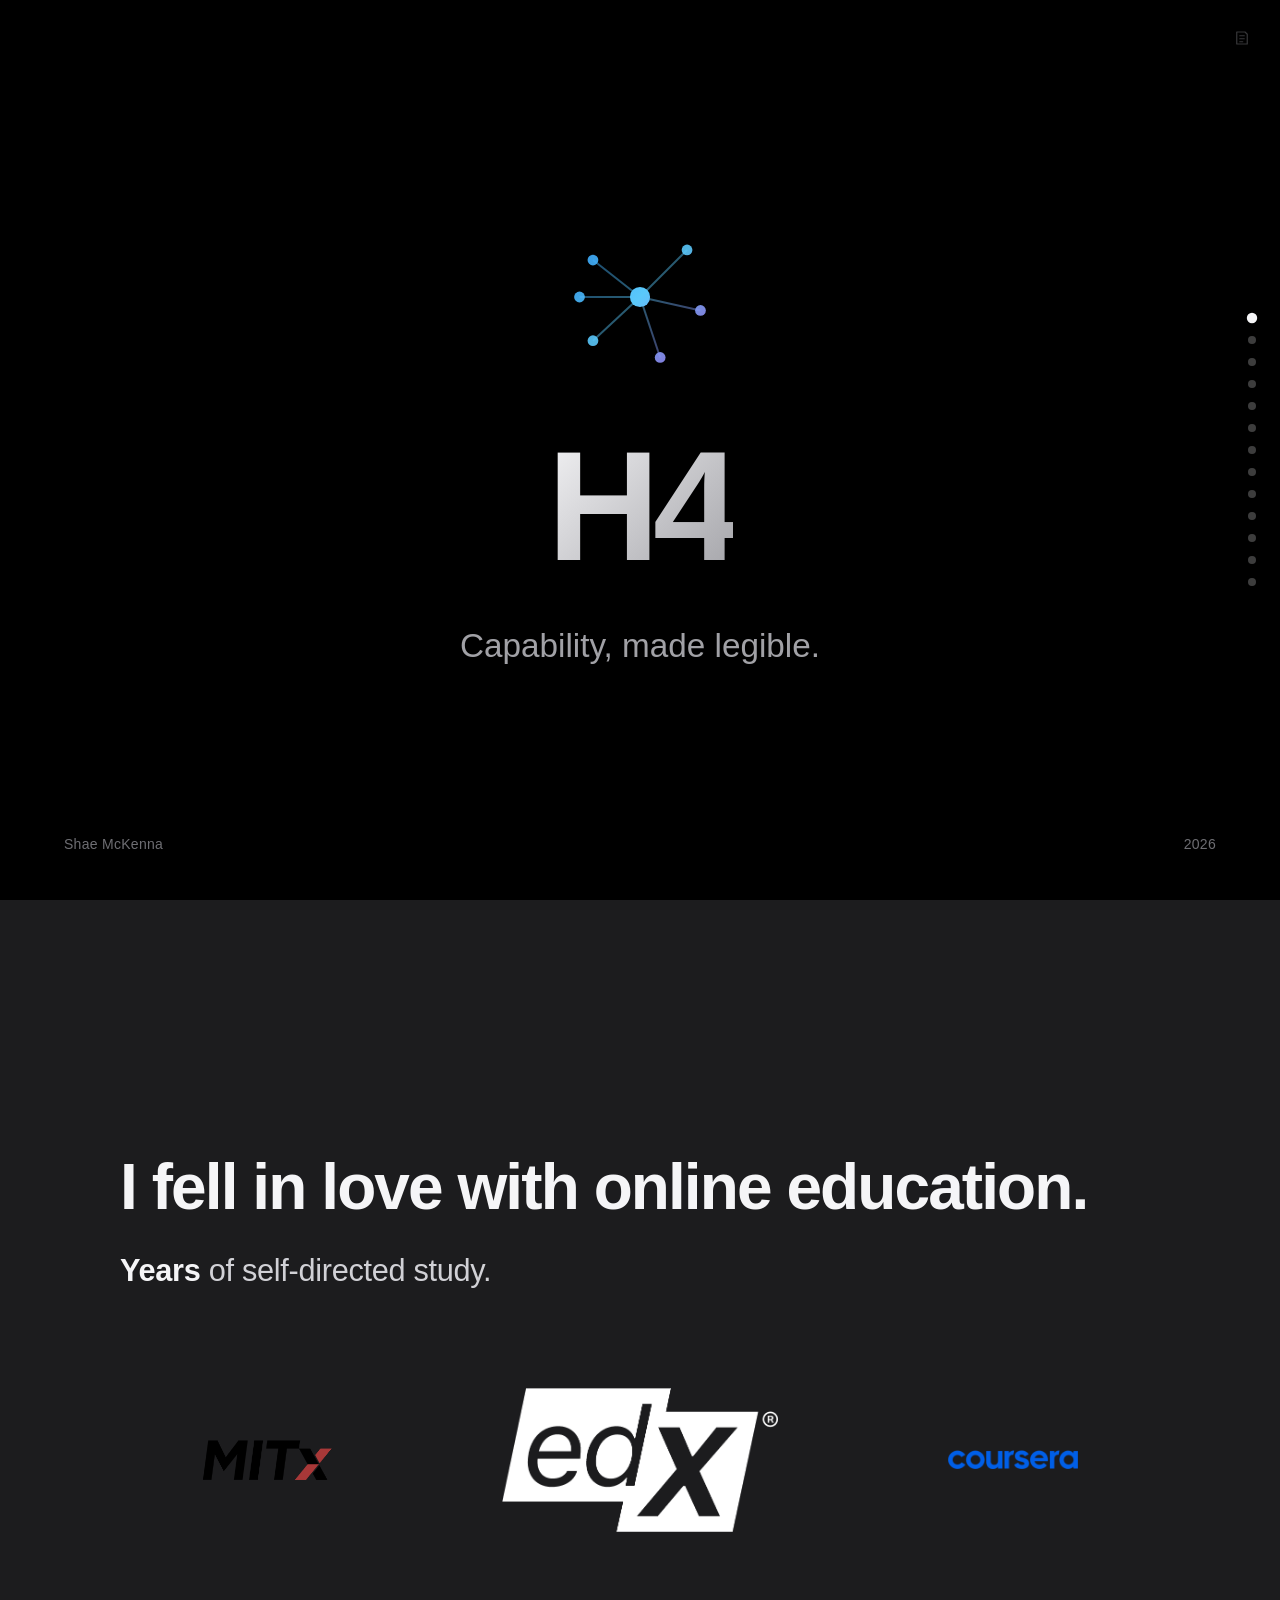
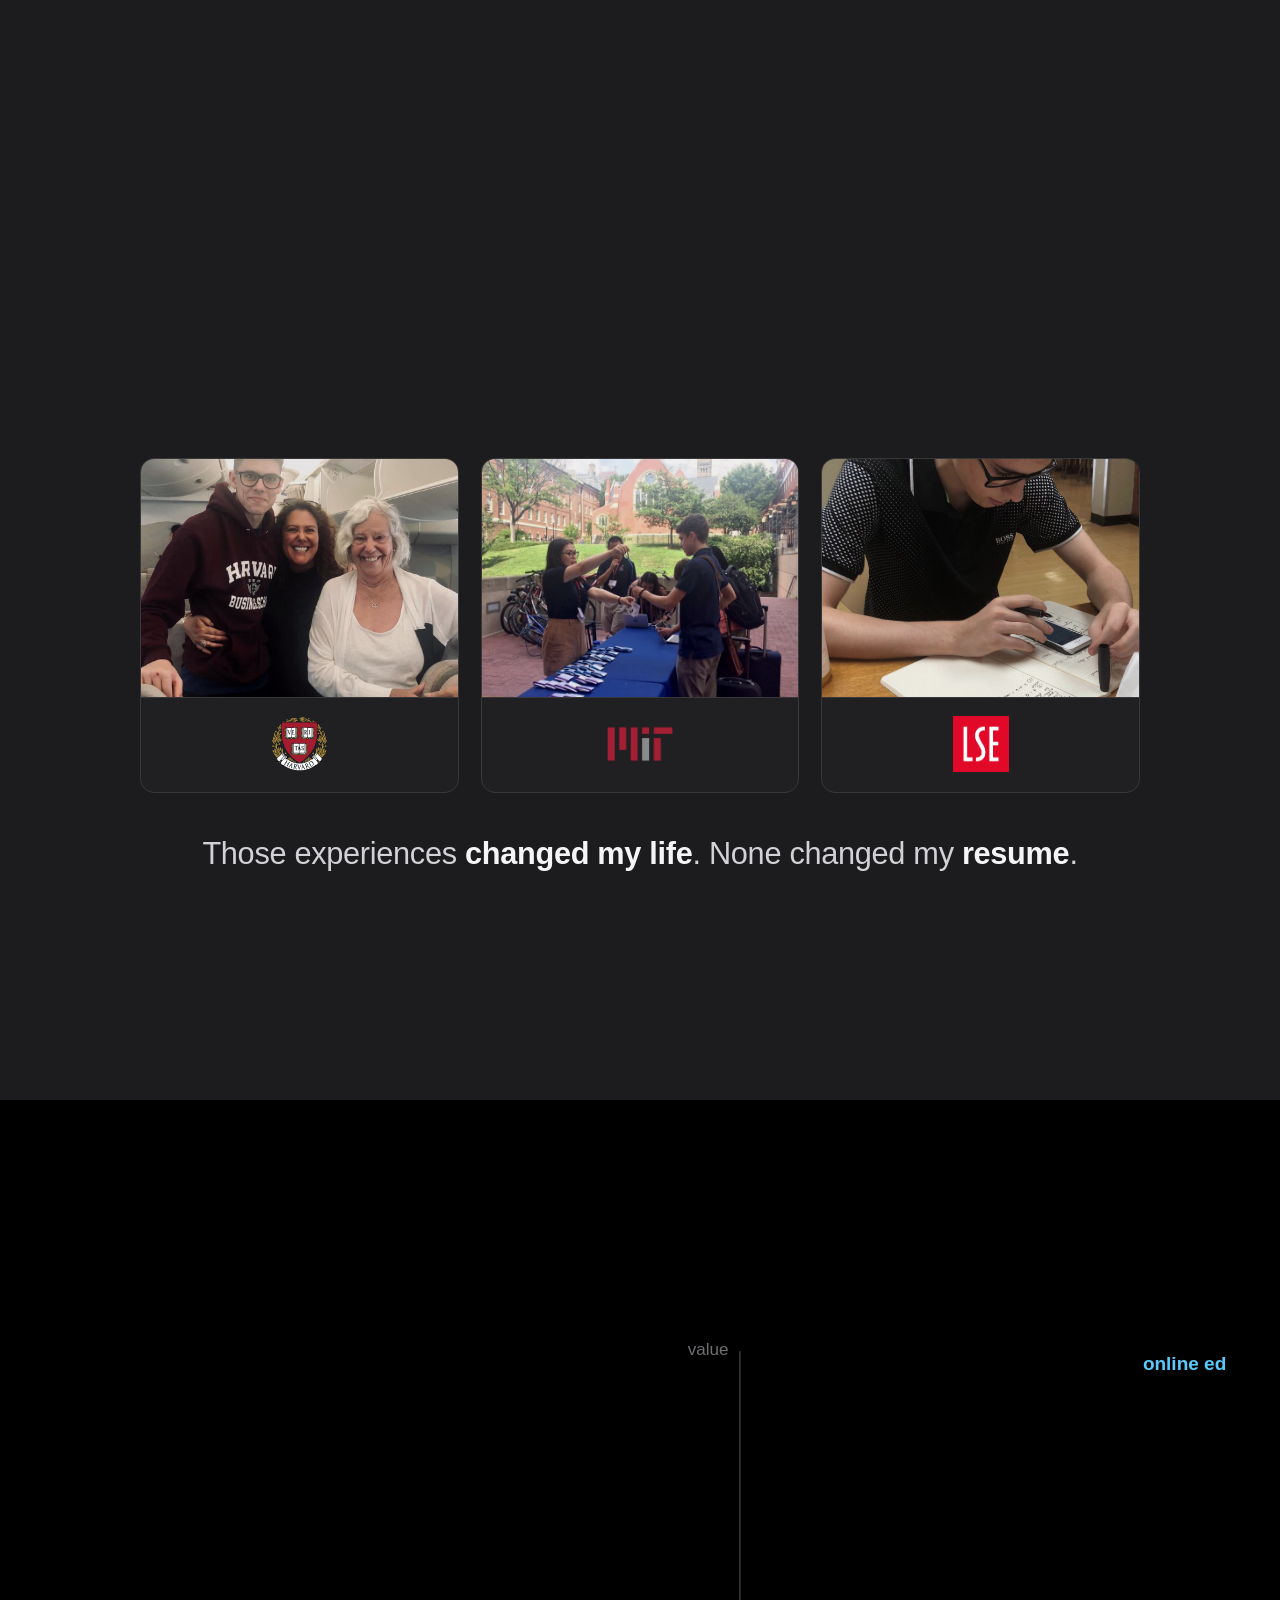
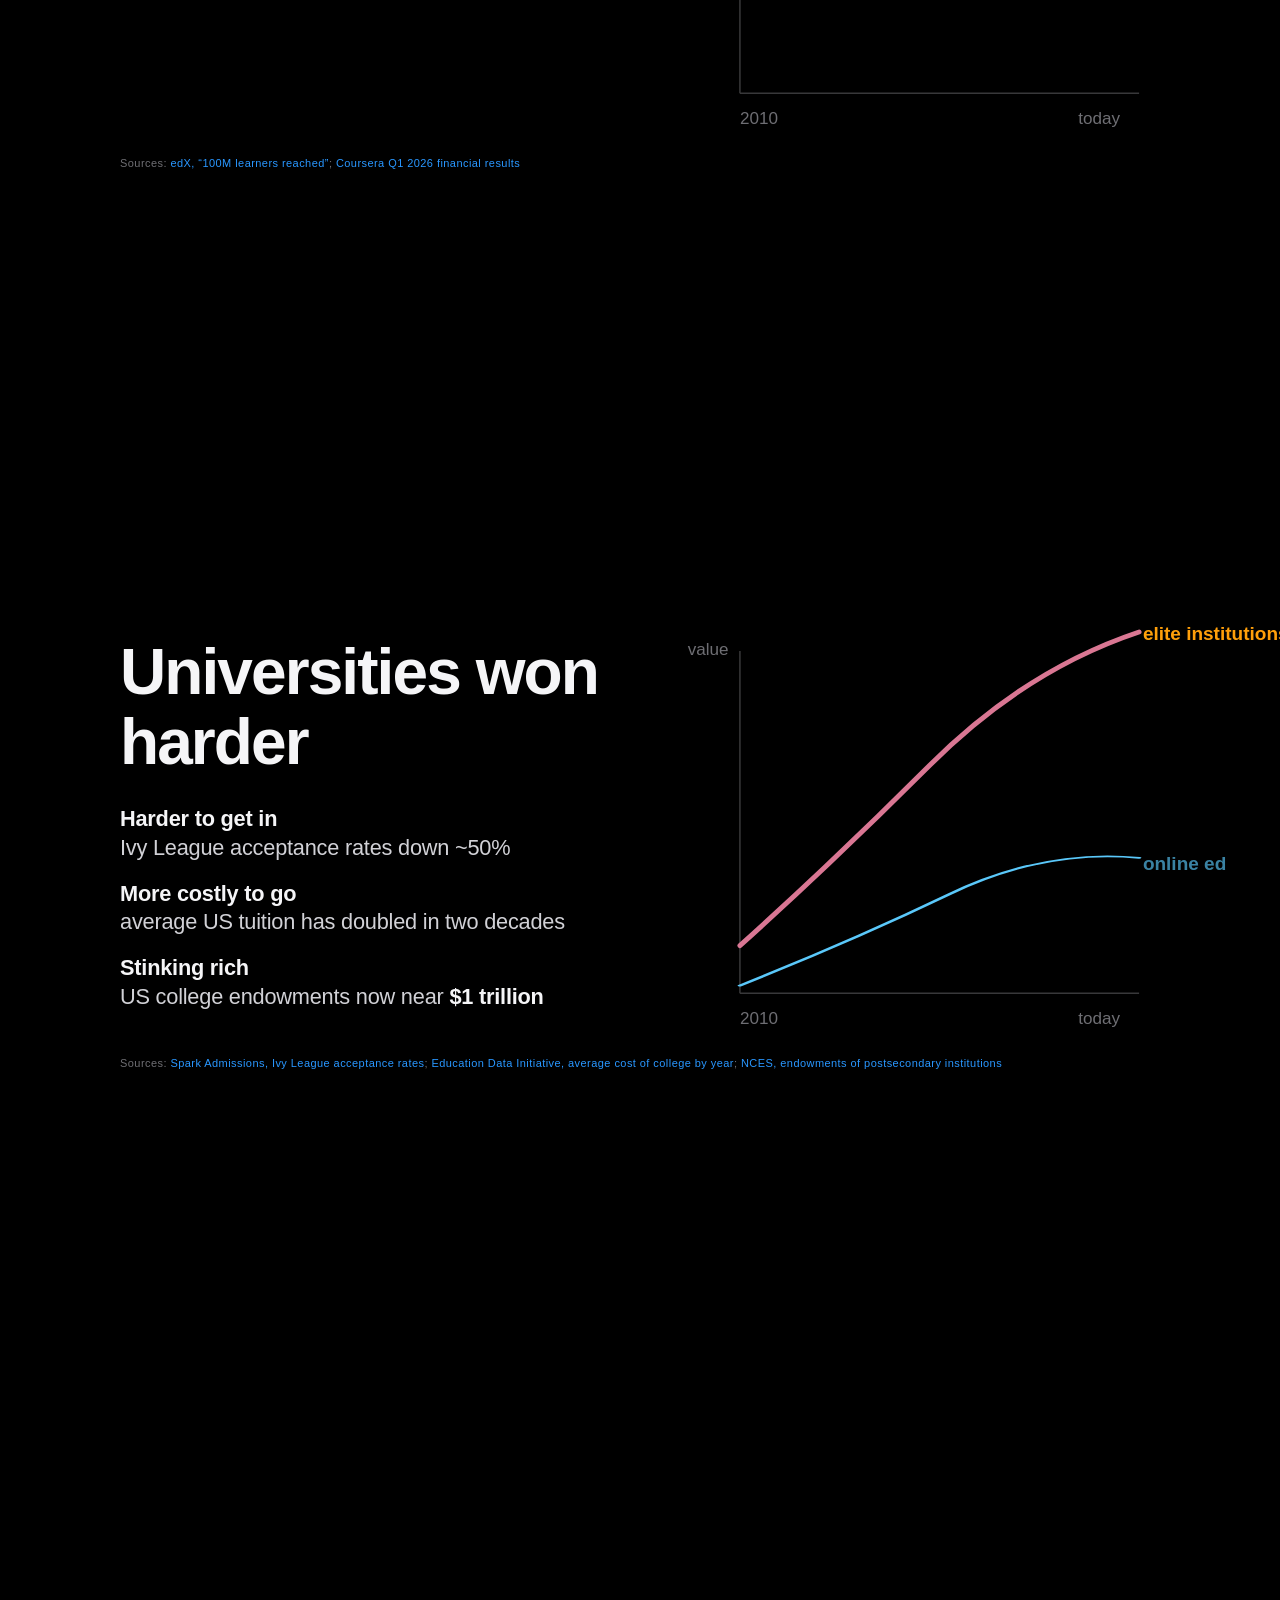
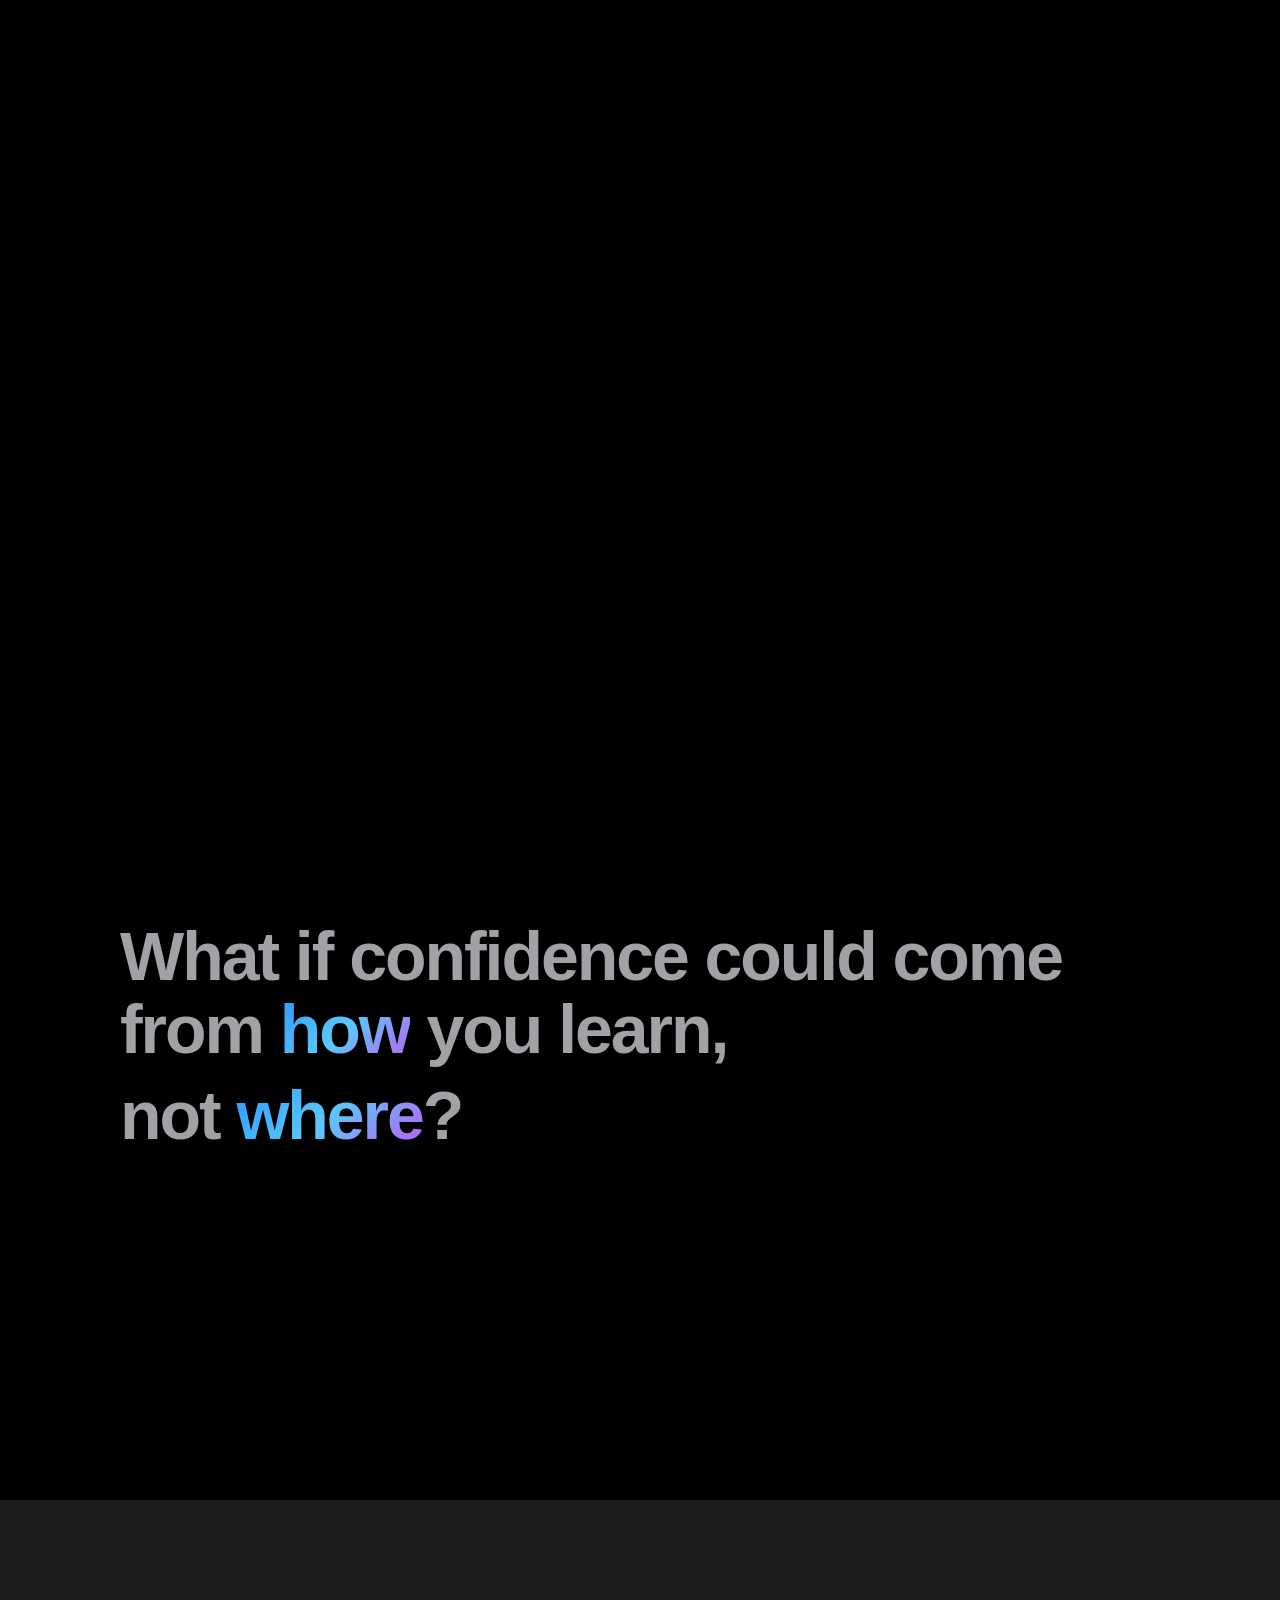
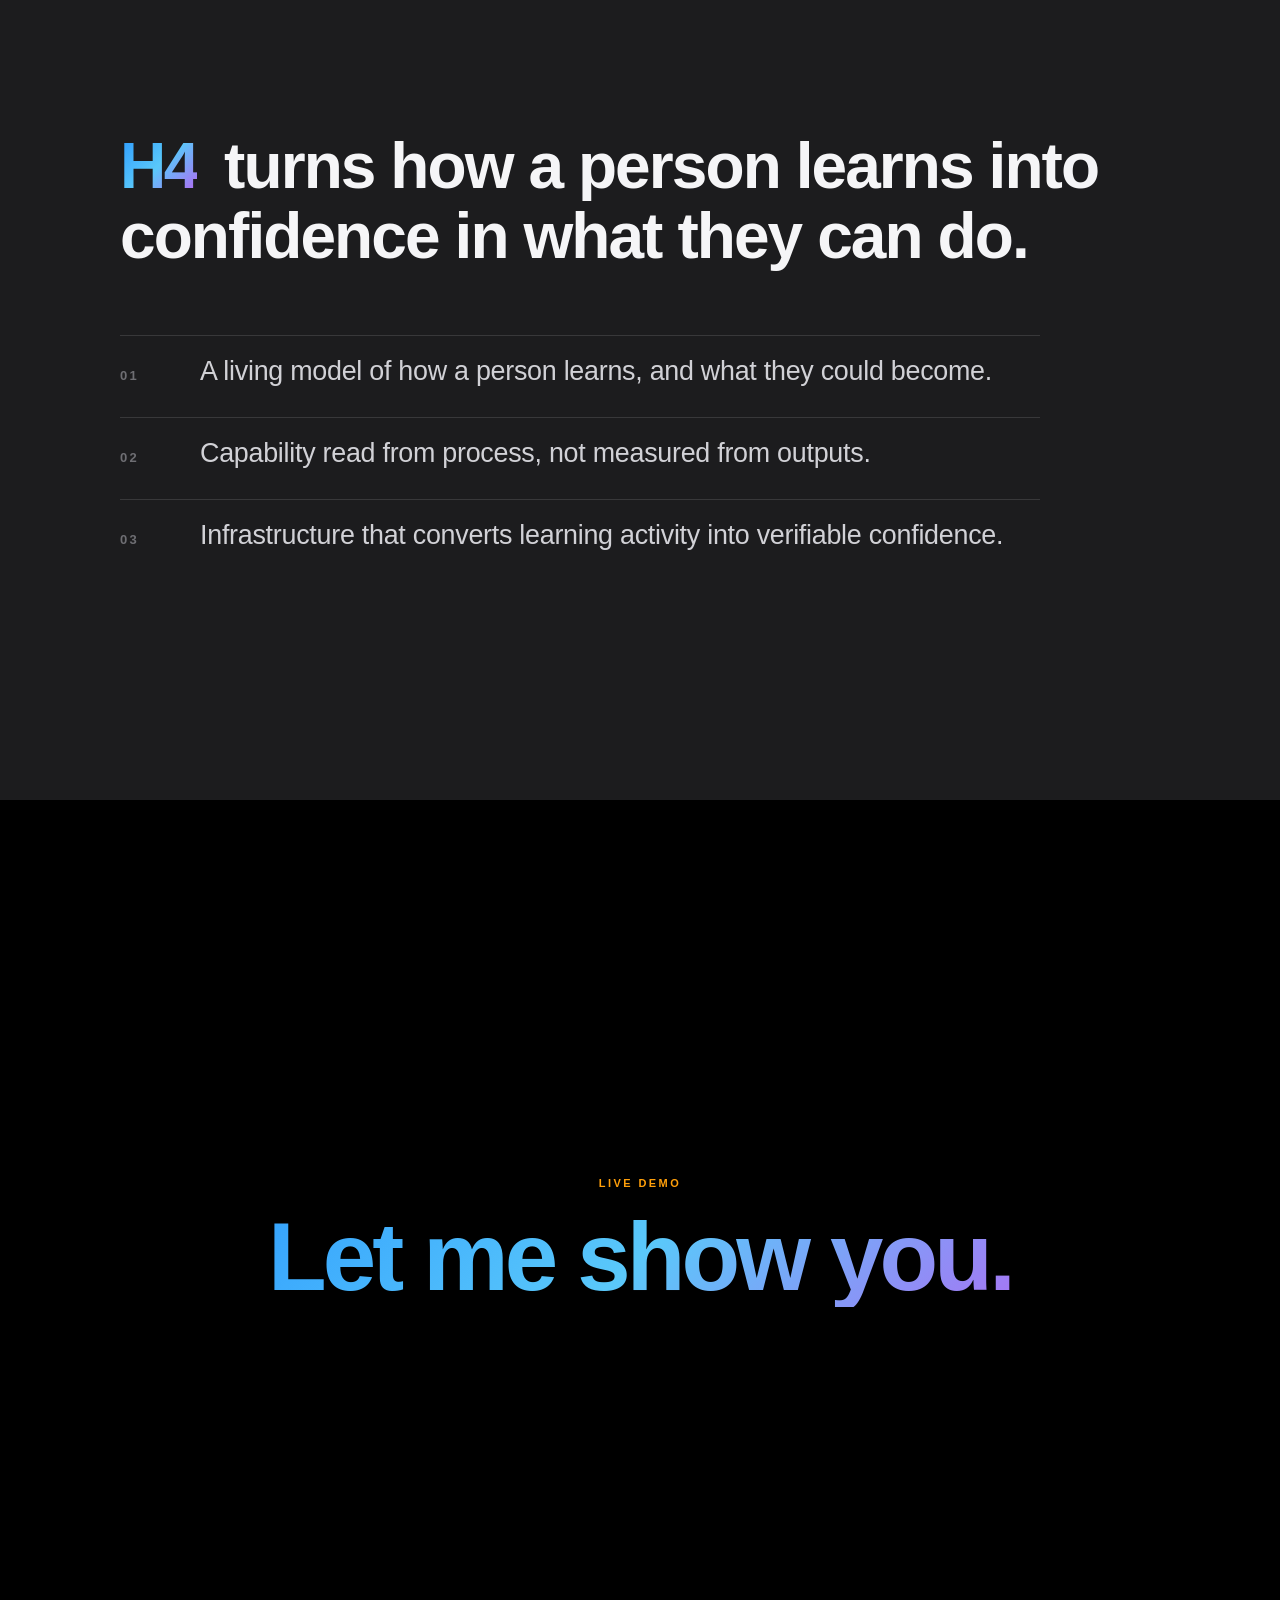
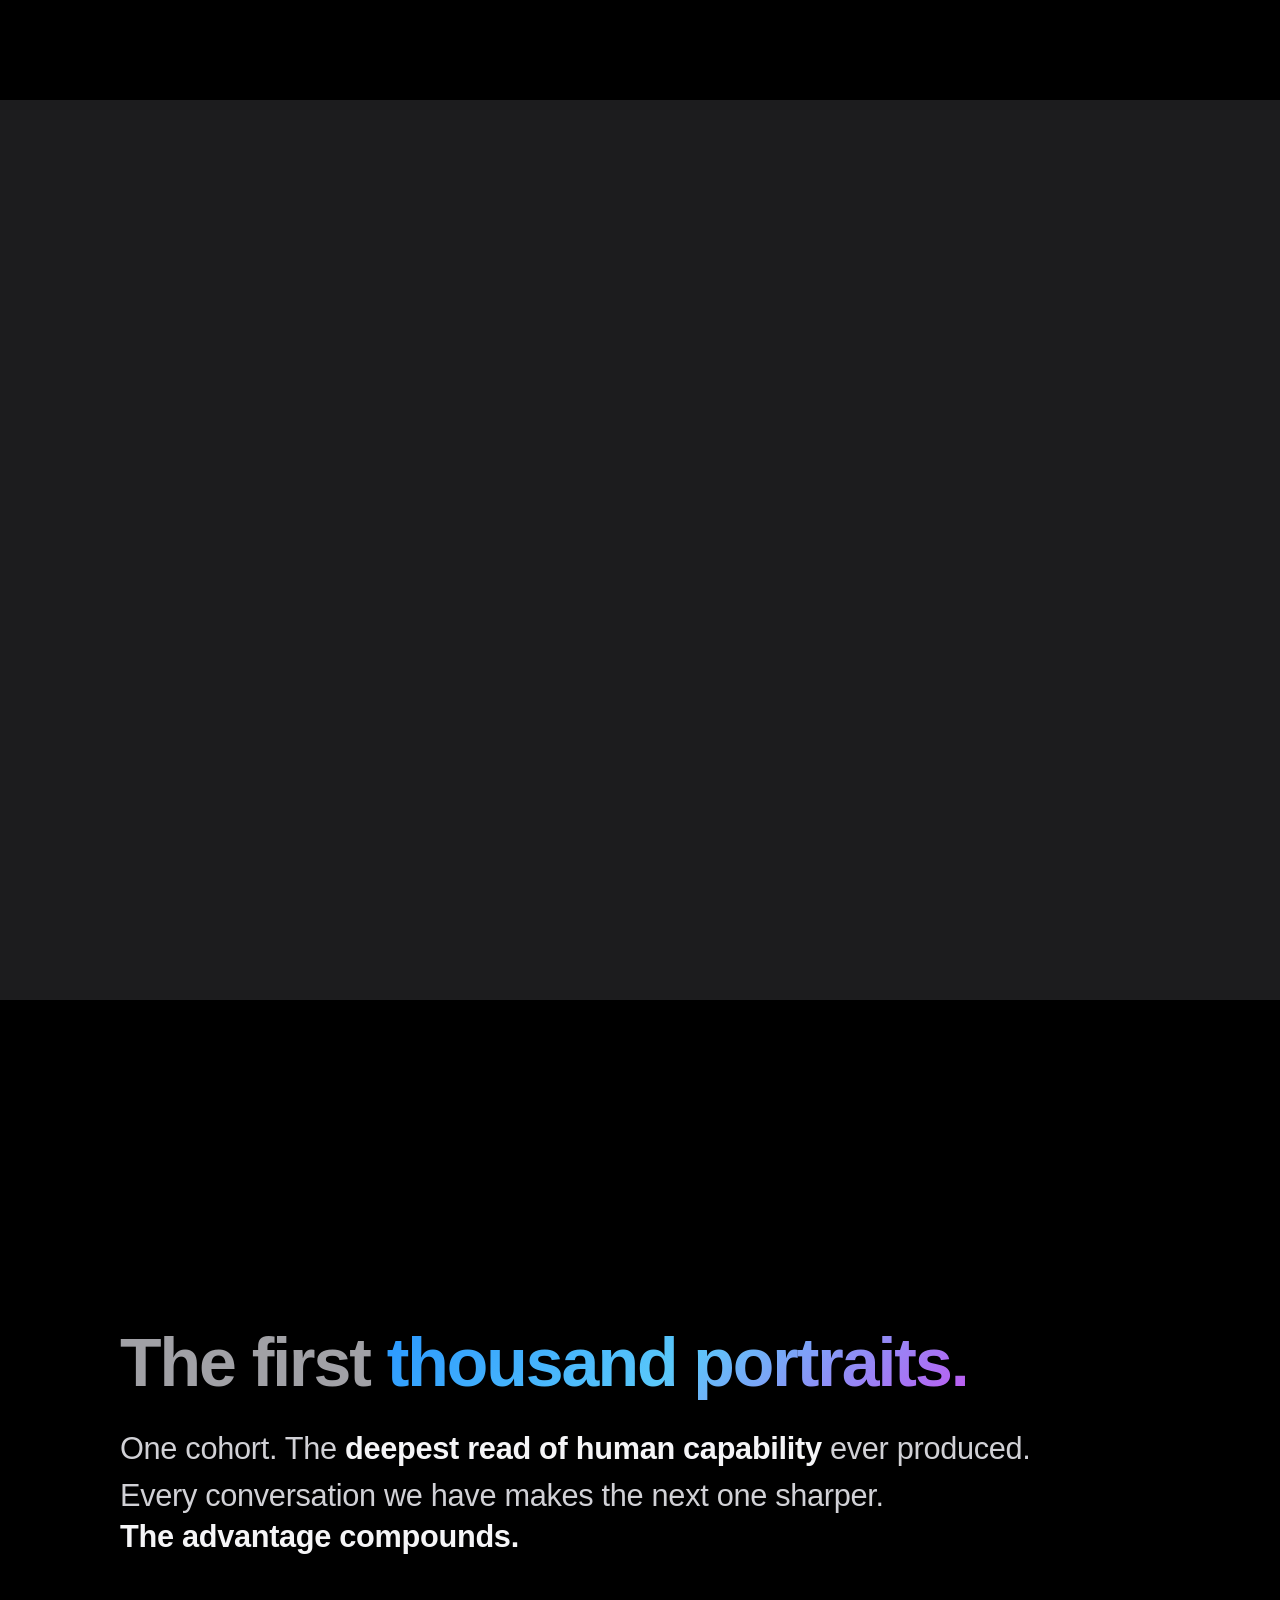
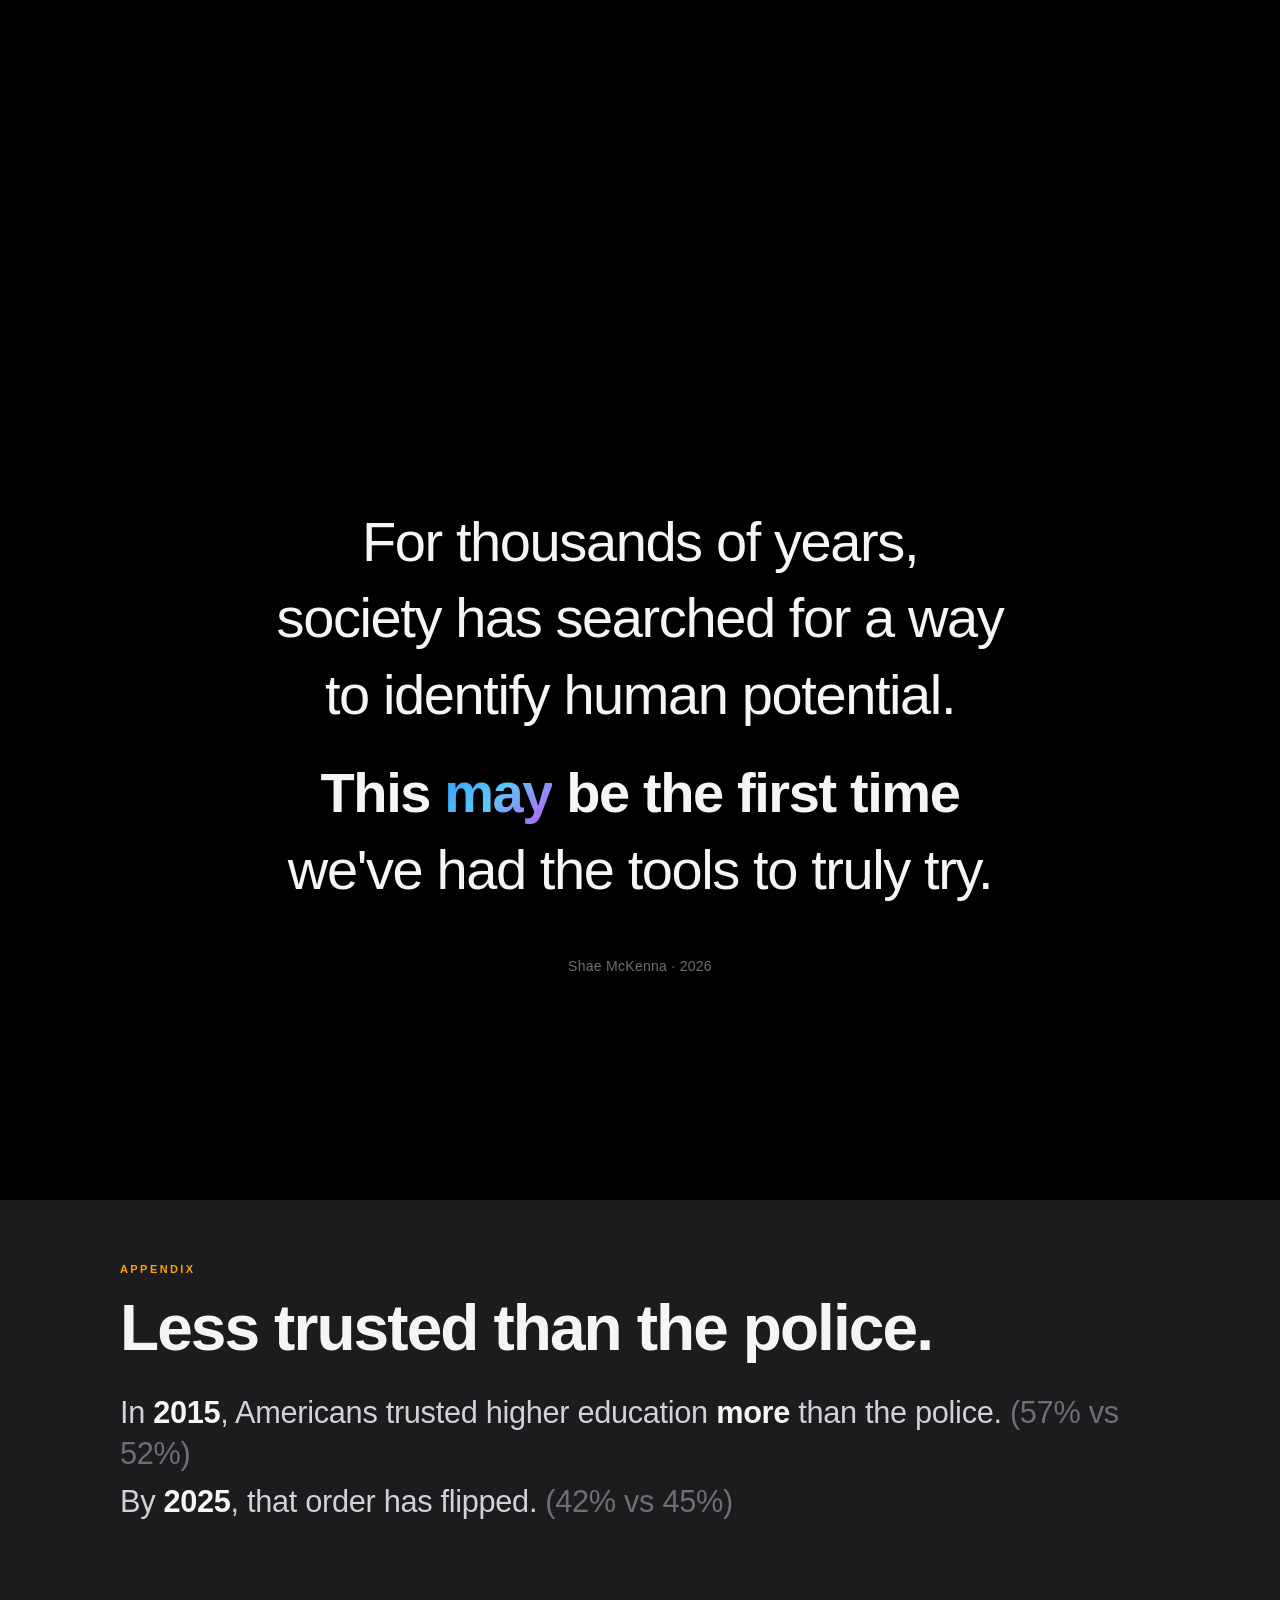
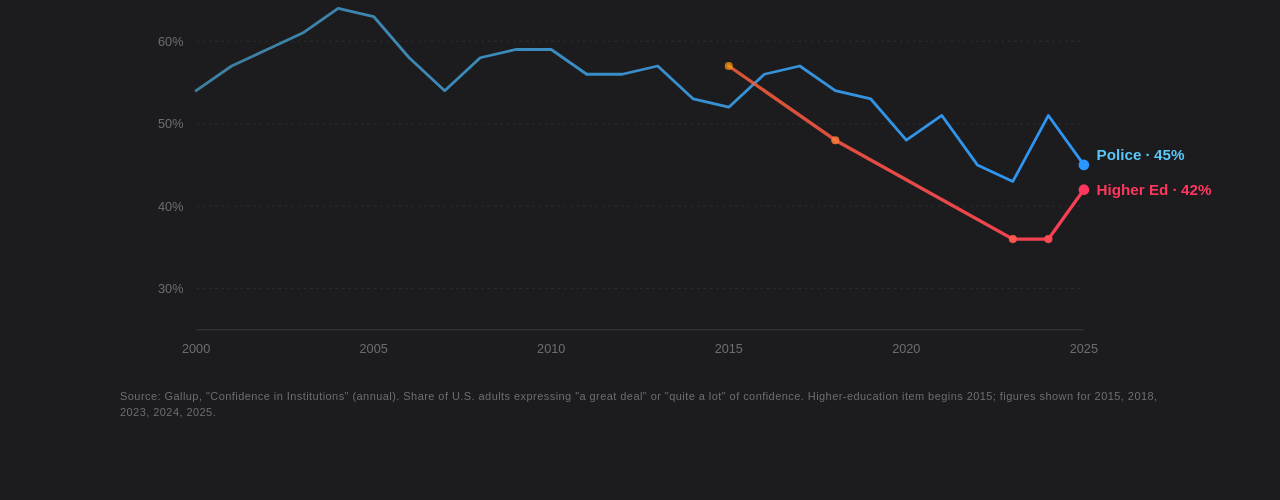
<file: index.html>
<!DOCTYPE html>
<html lang="en" data-theme="dark">
<head>
<meta charset="UTF-8">
<meta name="viewport" content="width=device-width, initial-scale=1.0">
<title>H4 — Capability, made legible</title>
<style>
  /* ─────────────────────────────────────────────────────────
     Tokens
     ───────────────────────────────────────────────────────── */
  :root {
    --black: #000000;
    --gray: #1c1c1e;
    --text: #d1d1d6;
    --text-strong: #f5f5f7;
    --text-mute: #6e6e73;
    --text-mute-2: #a1a1a6;
    --border: #38383a;
    --color-accent: #2997ff;
    --c-blue: #2997ff;
    --c-blue-2: #5ac8fa;
    --c-green: #30d158;
    --c-gold: #ff9f0a;
    --c-purple: #bf5af2;
    --c-pink: #ff375f;
    --radius-card: 14px;
  }

  /* ─────────────────────────────────────────────────────────
     Reset + base
     ───────────────────────────────────────────────────────── */
  * { box-sizing: border-box; margin: 0; padding: 0; }
  html {
    scroll-snap-type: y mandatory;
    scroll-behavior: smooth;
    background: var(--black);
  }
  body {
    font-family: -apple-system, BlinkMacSystemFont, "SF Pro Display", "SF Pro Text", "Helvetica Neue", Helvetica, Arial, sans-serif;
    color: var(--text);
    background: var(--black);
    -webkit-font-smoothing: antialiased;
    -moz-osx-font-smoothing: grayscale;
    overflow-x: hidden;
  }
  ::selection { background: rgba(41,151,255,0.3); color: var(--text-strong); }
  a { color: var(--c-blue); text-decoration: none; transition: color 0.2s ease; }
  a:hover { color: var(--c-blue-2); }

  /* ─────────────────────────────────────────────────────────
     Sections
     ───────────────────────────────────────────────────────── */
  .section {
    position: relative;
    min-height: 100vh;
    scroll-snap-align: start;
    display: flex;
    align-items: center;
    justify-content: center;
    padding: 56px 64px 72px;
    overflow: hidden;
    z-index: 1;
  }
  .section--black { background: var(--black); }
  .section--gray  { background: var(--gray); }
  .section-content {
    width: 100%;
    max-width: 1040px;
    position: relative;
    z-index: 2;
  }

  /* ─────────────────────────────────────────────────────────
     Typography
     ───────────────────────────────────────────────────────── */
  .headline-hero {
    font-size: clamp(48px, 8vw, 96px);
    font-weight: 700;
    letter-spacing: -0.04em;
    line-height: 1.05;
    color: var(--text-strong);
  }
  .headline-large {
    font-size: clamp(40px, 5.2vw, 64px);
    font-weight: 600;
    letter-spacing: -0.03em;
    line-height: 1.1;
    color: var(--text-strong);
    margin-bottom: 24px;
  }
  .headline-flow { white-space: nowrap; max-width: 100%; }
  .subhead {
    font-size: clamp(18px, 1.8vw, 22px);
    font-weight: 400;
    line-height: 1.5;
    color: var(--text-mute-2);
    margin-top: 20px;
    max-width: 720px;
  }
  .gradient-text {
    background: linear-gradient(135deg, #f5f5f7 0%, #a1a1a6 100%);
    -webkit-background-clip: text;
    -webkit-text-fill-color: transparent;
    background-clip: text;
  }
  .gradient-accent {
    background: linear-gradient(135deg, #2997ff 0%, #5ac8fa 50%, #bf5af2 100%);
    -webkit-background-clip: text;
    -webkit-text-fill-color: transparent;
    background-clip: text;
  }

  .slide-lines {
    display: flex;
    flex-direction: column;
    gap: 6px;
    margin-top: 28px;
  }
  .slide-line {
    font-size: clamp(22px, 2.4vw, 32px);
    font-weight: 400;
    color: var(--text);
    line-height: 1.35;
    letter-spacing: -0.01em;
  }
  .em { color: var(--text-strong); font-weight: 700; }
  .accent {
    background: linear-gradient(135deg, #2997ff, #5ac8fa);
    -webkit-background-clip: text;
    -webkit-text-fill-color: transparent;
    background-clip: text;
    font-weight: 600;
  }

  /* ─────────────────────────────────────────────────────────
     Cover
     ───────────────────────────────────────────────────────── */
  .cover { text-align: center; }
  .cover .section-content { display: flex; flex-direction: column; align-items: center; }
  .cover-icon { width: 168px; height: 168px; margin-bottom: 44px; }
  .cover-icon svg,
  .cover-icon img { width: 100%; height: 100%; object-fit: contain; }
  .cover .headline-hero { font-size: clamp(76px, 12.5vw, 156px); letter-spacing: -0.045em; }
  .cover .subhead { text-align: center; margin: 32px auto 0; font-size: clamp(24px, 2.6vw, 34px); max-width: 820px; }
  .cover-meta {
    position: absolute;
    left: 64px; right: 64px; bottom: 48px;
    display: flex;
    justify-content: space-between;
    font-size: 14px;
    color: var(--text-mute);
    letter-spacing: 0.02em;
  }

  /* ─────────────────────────────────────────────────────────
     Personal contradiction — institution row
     ───────────────────────────────────────────────────────── */
  .institution-row {
    display: grid;
    grid-template-columns: repeat(3, 1fr);
    gap: 22px;
    margin: 48px auto 0;
    max-width: 1000px;
  }
  .inst-tile {
    padding: 0;
    border: 1px solid var(--border);
    border-radius: var(--radius-card);
    background: rgba(255,255,255,0.02);
    display: flex;
    flex-direction: column;
    text-align: center;
    transition: border-color 0.4s ease, transform 0.4s ease, opacity 0.4s ease;
    position: relative;
    overflow: hidden;
  }
  .inst-tile:hover { border-color: rgba(245,245,247,0.3); transform: translateY(-3px); }
  .inst-photo {
    width: 100%;
    aspect-ratio: 4 / 3;
    overflow: hidden;
    background: #0a0a0a;
  }
  .inst-photo img {
    width: 100%;
    height: 100%;
    object-fit: cover;
    filter: grayscale(15%) brightness(0.92) contrast(1.05);
  }
  .inst-caption {
    padding: 18px 16px 20px;
    display: flex;
    align-items: center;
    justify-content: center;
    border-top: 1px solid var(--border);
    min-height: 92px;
  }
  .inst-logo {
    height: 56px;
    display: flex;
    align-items: center;
    justify-content: center;
    color: var(--text-strong);
  }
  .inst-logo svg { height: 100%; width: auto; }
  .inst-logo img { height: 100%; width: auto; max-width: 180px; object-fit: contain; }
  .section.visible .inst-tile { opacity: 1; }

  /* Self-taught — full-size online-platform marks, the slide's hero */
  .platform-hero {
    display: grid;
    grid-template-columns: repeat(3, 1fr);
    gap: 80px;
    align-items: center;
    justify-items: center;
    margin: 96px auto 0;
    max-width: 1100px;
  }
  .platform-hero-item {
    width: 100%;
    display: flex;
    align-items: center;
    justify-content: center;
  }
  .platform-hero-item img {
    max-width: 100%;
    max-height: 144px;
    width: auto;
    height: auto;
    object-fit: contain;
    filter: brightness(1.1);
  }

  /* Optional screenshot placeholders — uncomment the HTML block to use */
  .platform-screens {
    display: grid;
    grid-template-columns: repeat(3, 1fr);
    gap: 22px;
    margin: 56px auto 0;
    max-width: 1000px;
  }
  .platform-screen {
    aspect-ratio: 16 / 9;
    border: 1px solid var(--border);
    border-radius: var(--radius-card);
    background: linear-gradient(135deg, rgba(255,255,255,0.02), rgba(255,255,255,0.045));
    position: relative;
    overflow: hidden;
  }
  .platform-screen::after {
    content: attr(data-label);
    position: absolute;
    inset: 0;
    display: flex;
    align-items: center;
    justify-content: center;
    color: var(--text-mute);
    font-size: 11px;
    letter-spacing: 0.18em;
    text-transform: uppercase;
    font-family: -apple-system, sans-serif;
  }

  /* ─────────────────────────────────────────────────────────
     Paradox — diverging lines visual
     ───────────────────────────────────────────────────────── */
  .paradox-layout {
    display: grid;
    grid-template-columns: 1fr 1fr;
    gap: 48px;
    align-items: center;
  }
  .paradox-text { z-index: 2; }
  .paradox-vis { width: 100%; aspect-ratio: 1.1; max-width: 460px; margin-left: auto; }
  .paradox-vis svg { width: 100%; height: 100%; overflow: visible; }
  .paradox-line { stroke-dasharray: 400; stroke-dashoffset: 400; }
  .section.visible .paradox-line { animation: drawLine 2.4s cubic-bezier(.16,1,.3,1) forwards 0.5s; }
  @keyframes drawLine { to { stroke-dashoffset: 0; } }
  .section.visible .paradox-line.delayed { animation-delay: 1s; }

  /* Boom (3A): online line draws in dramatically */
  .paradox-chart--a .online-line {
    stroke-dasharray: 400;
    stroke-dashoffset: 400;
  }
  .section.visible .paradox-chart--a .online-line {
    animation: drawLine 2.4s cubic-bezier(.16,1,.3,1) forwards 0.5s;
  }

  /* Rescale (3B): online line is pre-drawn, the wrapper compresses
     vertically anchored at y=200, while the universities curve draws
     in towering above. The visual effect is the y-axis "rezooming" to
     fit a much larger value. */
  .paradox-chart--b .online-line-wrap,
  .paradox-chart--b .online-label {
    transform-box: view-box;
    transform-origin: 0 200px;
    transition: transform 1.4s cubic-bezier(.16,1,.3,1) 0.45s,
                opacity 0.6s ease 0.45s;
  }
  .section.visible .paradox-chart--b .online-line-wrap {
    transform: scaleY(0.4);
  }
  .section.visible .paradox-chart--b .online-label {
    transform: translateY(105px);
    opacity: 0.65;
  }
  .paradox-chart--b .uni-line {
    stroke-dasharray: 400;
    stroke-dashoffset: 400;
  }
  .section.visible .paradox-chart--b .uni-line {
    animation: drawLine 2.4s cubic-bezier(.16,1,.3,1) forwards 1.3s;
  }
  .paradox-chart--b .uni-label {
    opacity: 0;
    transition: opacity 0.6s ease;
  }
  .section.visible .paradox-chart--b .uni-label {
    opacity: 1;
    transition-delay: 2.7s;
  }
  .paradox-b-lines .slide-line { font-size: clamp(16px, 1.7vw, 22px); line-height: 1.3; }

  /* ─────────────────────────────────────────────────────────
     Killer line section — extra-large statement
     ───────────────────────────────────────────────────────── */
  .killer {
    text-align: left;
  }
  .killer-headline {
    font-size: clamp(38px, 5.4vw, 68px);
    font-weight: 600;
    letter-spacing: -0.03em;
    line-height: 1.08;
    color: var(--text-mute-2);
    margin-bottom: 12px;
  }
  .killer-punch {
    font-size: clamp(48px, 7.2vw, 88px);
    font-weight: 700;
    letter-spacing: -0.04em;
    line-height: 1.04;
    margin-bottom: 40px;
  }

  /* Insight slide — the "what we're building" reveal */
  .insight-statement {
    font-size: clamp(36px, 5vw, 64px);
    font-weight: 600;
    letter-spacing: -0.03em;
    line-height: 1.1;
    color: var(--text-strong);
    margin: 0 0 64px;
    max-width: 1080px;
  }
  .insight-brand {
    font-weight: 800;
    letter-spacing: -0.04em;
    margin-right: 0.18em;
  }
  .insight-lines {
    display: flex;
    flex-direction: column;
    gap: 28px;
    max-width: 920px;
  }
  .insight-line {
    display: grid;
    grid-template-columns: 56px 1fr;
    gap: 24px;
    align-items: baseline;
    padding-top: 18px;
    border-top: 1px solid var(--border);
  }
  .insight-num {
    font-family: -apple-system, sans-serif;
    font-size: 13px;
    font-weight: 600;
    letter-spacing: 0.18em;
    color: var(--text-mute);
  }
  .insight-line p {
    font-size: clamp(20px, 2.1vw, 28px);
    font-weight: 500;
    letter-spacing: -0.01em;
    line-height: 1.3;
    color: var(--text);
    margin: 0;
  }
  .signal-row {
    display: grid;
    grid-template-columns: repeat(4, 1fr);
    gap: 12px;
    margin-top: 32px;
    max-width: 880px;
  }
  .signal-chip {
    padding: 18px 16px;
    border: 1px solid var(--border);
    border-radius: var(--radius-card);
    text-align: center;
    background: rgba(255,255,255,0.02);
    transition: border-color 0.4s ease, transform 0.4s ease, background 0.4s ease;
  }
  .signal-chip:hover {
    border-color: rgba(41,151,255,0.5);
    transform: translateY(-3px);
    background: rgba(41,151,255,0.04);
  }
  .signal-chip-name {
    font-size: 17px;
    font-weight: 600;
    color: var(--text-strong);
    letter-spacing: -0.01em;
    margin-bottom: 4px;
  }
  .signal-chip-desc {
    font-size: 11px;
    color: var(--text-mute);
    letter-spacing: 0.08em;
    text-transform: uppercase;
  }

  /* ─────────────────────────────────────────────────────────
     Diptych — Same Score / Different Learners
     ───────────────────────────────────────────────────────── */
  .diptych {
    display: grid;
    grid-template-columns: 1fr 1fr;
    gap: 4px;
    margin-top: 48px;
    border: 1px solid var(--border);
    border-radius: var(--radius-card);
    overflow: hidden;
    background: var(--border);
  }
  .diptych-pane {
    padding: 32px 28px;
    background: rgba(0,0,0,0.4);
    backdrop-filter: blur(10px);
    display: flex;
    flex-direction: column;
  }
  .diptych-pane.left { background: rgba(41,151,255,0.05); }
  .diptych-pane.right { background: rgba(191,90,242,0.05); }
  .diptych-label {
    font-size: 11px;
    color: var(--text-mute);
    letter-spacing: 0.16em;
    text-transform: uppercase;
    margin-bottom: 6px;
  }
  .diptych-name {
    font-size: 22px;
    font-weight: 600;
    color: var(--text-strong);
    letter-spacing: -0.01em;
    margin-bottom: 18px;
  }
  .diptych-trajectory {
    width: 100%;
    height: 110px;
    margin-bottom: 16px;
  }
  .diptych-trajectory svg { width: 100%; height: 100%; overflow: visible; }
  .traj-path { stroke-dasharray: 300; stroke-dashoffset: 300; }
  .section.visible .traj-path { animation: drawLine 2.5s cubic-bezier(.16,1,.3,1) forwards 0.6s; }
  .section.visible .right .traj-path { animation-delay: 1.1s; }

  .diptych-score {
    display: flex;
    align-items: baseline;
    gap: 8px;
    margin-bottom: 18px;
  }
  .diptych-score-num {
    font-size: 44px;
    font-weight: 700;
    color: var(--text-strong);
    letter-spacing: -0.03em;
    line-height: 1;
  }
  .diptych-score-of { font-size: 16px; color: var(--text-mute-2); }

  .diptych-traits { list-style: none; padding: 0; margin: 0; }
  .diptych-traits li {
    font-size: 14px;
    color: var(--text);
    padding: 8px 0;
    border-bottom: 1px solid rgba(255,255,255,0.05);
    display: flex;
    justify-content: space-between;
    align-items: baseline;
    gap: 12px;
  }
  .diptych-traits li:last-child { border-bottom: none; }
  .trait-name { color: var(--text-strong); font-weight: 500; }
  .trait-strength {
    font-size: 11px;
    color: var(--c-blue-2);
    letter-spacing: 0.08em;
    text-transform: uppercase;
  }
  .right .trait-strength { color: var(--c-purple); }

  .diptych-tag {
    display: inline-block;
    margin-top: auto;
    padding: 6px 12px;
    font-size: 11px;
    letter-spacing: 0.14em;
    text-transform: uppercase;
    border-radius: 999px;
    align-self: flex-start;
  }
  .left .diptych-tag {
    background: rgba(41,151,255,0.12);
    color: var(--c-blue-2);
    border: 1px solid rgba(41,151,255,0.3);
  }
  .right .diptych-tag {
    background: rgba(191,90,242,0.12);
    color: var(--c-purple);
    border: 1px solid rgba(191,90,242,0.3);
  }

  .verdict {
    margin-top: 36px;
    text-align: center;
    font-size: clamp(18px, 2vw, 24px);
    color: var(--text-mute-2);
    line-height: 1.4;
  }
  .verdict .em { color: var(--text-strong); }
  .verdict-sep { display: block; height: 1px; background: linear-gradient(90deg, transparent, var(--border), transparent); margin: 24px auto 24px; max-width: 280px; }

  /* ─────────────────────────────────────────────────────────
     Closing
     ───────────────────────────────────────────────────────── */
  .closing { text-align: center; }
  .closing .section-content { display: flex; flex-direction: column; align-items: center; }
  .closing-statement {
    display: flex;
    flex-direction: column;
    gap: 12px;
    font-size: clamp(34px, 4.4vw, 56px);
    font-weight: 500;
    letter-spacing: -0.025em;
    line-height: 1.15;
    color: var(--text-strong);
    margin: 0;
    max-width: 1100px;
  }
  .closing-line {
    display: block;
    opacity: 0;
    transform: translateY(14px);
    transition: opacity 1.1s ease, transform 1.1s ease;
  }
  .closing-line--pivot { margin-top: 22px; font-weight: 600; }
  .section.visible .closing-line:nth-child(1) { opacity: 1; transform: translateY(0); transition-delay: 0.4s; }
  .section.visible .closing-line:nth-child(2) { opacity: 1; transform: translateY(0); transition-delay: 0.9s; }
  .section.visible .closing-line:nth-child(3) { opacity: 1; transform: translateY(0); transition-delay: 1.4s; }
  .section.visible .closing-line:nth-child(4) { opacity: 1; transform: translateY(0); transition-delay: 2.3s; }
  .section.visible .closing-line:nth-child(5) { opacity: 1; transform: translateY(0); transition-delay: 2.9s; }
  .closing-meta {
    margin-top: 56px;
    font-size: 14px;
    color: var(--text-mute);
    letter-spacing: 0.02em;
  }

  /* ─────────────────────────────────────────────────────────
     Stagger reveal
     ───────────────────────────────────────────────────────── */
  .stagger > * {
    opacity: 0;
    transform: translateY(20px);
    transition: opacity 0.8s ease, transform 0.8s ease;
  }
  .section.visible .stagger > * {
    opacity: 1;
    transform: translateY(0);
  }
  .section.visible .stagger > *:nth-child(1) { transition-delay: 0.1s; }
  .section.visible .stagger > *:nth-child(2) { transition-delay: 0.25s; }
  .section.visible .stagger > *:nth-child(3) { transition-delay: 0.4s; }
  .section.visible .stagger > *:nth-child(4) { transition-delay: 0.55s; }
  .section.visible .stagger > *:nth-child(5) { transition-delay: 0.7s; }
  .section.visible .stagger > *:nth-child(6) { transition-delay: 0.85s; }

  .institution-row .inst-tile {
    opacity: 0;
    transform: translateY(20px);
    transition: opacity 0.7s ease, transform 0.7s ease, border-color 0.4s ease;
  }
  .section.visible .institution-row .inst-tile:nth-child(1) { opacity: 1; transform: translateY(0); transition-delay: 0.5s; }
  .section.visible .institution-row .inst-tile:nth-child(2) { opacity: 1; transform: translateY(0); transition-delay: 0.65s; }
  .section.visible .institution-row .inst-tile:nth-child(3) { opacity: 1; transform: translateY(0); transition-delay: 0.8s; }

  .platform-hero .platform-hero-item {
    opacity: 0;
    transform: translateY(20px);
    transition: opacity 0.7s ease, transform 0.7s ease;
  }
  .section.visible .platform-hero .platform-hero-item:nth-child(1) { opacity: 1; transform: translateY(0); transition-delay: 0.55s; }
  .section.visible .platform-hero .platform-hero-item:nth-child(2) { opacity: 1; transform: translateY(0); transition-delay: 0.75s; }
  .section.visible .platform-hero .platform-hero-item:nth-child(3) { opacity: 1; transform: translateY(0); transition-delay: 0.95s; }

  .signal-row .signal-chip {
    opacity: 0;
    transform: translateY(20px);
    transition: opacity 0.7s ease, transform 0.7s ease, border-color 0.4s ease, background 0.4s ease;
  }
  .section.visible .signal-row .signal-chip:nth-child(1) { opacity: 1; transform: translateY(0); transition-delay: 0.7s; }
  .section.visible .signal-row .signal-chip:nth-child(2) { opacity: 1; transform: translateY(0); transition-delay: 0.85s; }
  .section.visible .signal-row .signal-chip:nth-child(3) { opacity: 1; transform: translateY(0); transition-delay: 1.0s; }
  .section.visible .signal-row .signal-chip:nth-child(4) { opacity: 1; transform: translateY(0); transition-delay: 1.15s; }

  /* ─────────────────────────────────────────────────────────
     Traction — validator cards
     ───────────────────────────────────────────────────────── */
  .validator-row {
    display: grid;
    grid-template-columns: repeat(3, 1fr);
    gap: 22px;
    margin-top: 36px;
    max-width: 1080px;
  }
  .validator-card {
    padding: 0 0 22px;
    border: 1px solid var(--border);
    border-radius: var(--radius-card);
    background: rgba(255,255,255,0.02);
    display: flex;
    flex-direction: column;
    transition: border-color 0.4s ease, transform 0.4s ease, background 0.4s ease;
    position: relative;
    overflow: hidden;
  }
  .validator-card:hover {
    border-color: rgba(48,209,88,0.45);
    transform: translateY(-3px);
    background: rgba(48,209,88,0.04);
  }
  .validator-photo {
    width: 100%;
    aspect-ratio: 4 / 3;
    overflow: hidden;
    background: #0a0a0a;
    margin-bottom: 18px;
    position: relative;
  }
  .validator-photo img {
    width: 100%;
    height: 100%;
    object-fit: cover;
    filter: grayscale(12%) brightness(0.95) contrast(1.05);
  }
  .validator-photo::after {
    content: "";
    position: absolute;
    top: 14px; right: 14px;
    width: 8px; height: 8px;
    border-radius: 50%;
    background: var(--c-green);
    box-shadow: 0 0 12px rgba(48,209,88,0.8);
  }
  .validator-name {
    font-size: 18px;
    font-weight: 600;
    color: var(--text-strong);
    letter-spacing: -0.01em;
    line-height: 1.25;
    padding: 0 22px;
  }
  .validator-tag {
    font-size: 11px;
    color: var(--c-blue-2);
    letter-spacing: 0.1em;
    text-transform: uppercase;
    font-weight: 600;
    margin-top: 6px;
    padding: 0 22px;
  }
  .validator-detail {
    font-size: 13px;
    color: var(--text-mute-2);
    line-height: 1.5;
    margin-top: 10px;
    padding: 0 22px;
  }
  .validator-row .validator-card {
    opacity: 0;
    transform: translateY(20px);
    transition: opacity 0.7s ease, transform 0.7s ease, border-color 0.4s ease, background 0.4s ease;
  }
  .section.visible .validator-row .validator-card:nth-child(1) { opacity: 1; transform: translateY(0); transition-delay: 0.5s; }
  .section.visible .validator-row .validator-card:nth-child(2) { opacity: 1; transform: translateY(0); transition-delay: 0.7s; }
  .section.visible .validator-row .validator-card:nth-child(3) { opacity: 1; transform: translateY(0); transition-delay: 0.9s; }

  /* ─────────────────────────────────────────────────────────
     Appendix — trust chart
     ───────────────────────────────────────────────────────── */
  .appendix-eyebrow {
    font-size: 11px;
    color: var(--c-gold);
    letter-spacing: 0.22em;
    text-transform: uppercase;
    font-weight: 700;
    margin-bottom: 18px;
  }
  .trust-chart {
    margin-top: 40px;
    width: 100%;
  }
  .trust-chart svg { width: 100%; height: auto; overflow: visible; display: block; }
  .trust-line {
    fill: none;
    stroke-linecap: round;
    stroke-linejoin: round;
    stroke-dasharray: 100;
    stroke-dashoffset: 100;
  }
  .section.visible .trust-line { animation: drawLine 2.6s cubic-bezier(.16,1,.3,1) forwards 0.5s; }
  .section.visible .trust-line.delayed { animation-delay: 1.1s; }
  .trust-end {
    opacity: 0;
    transition: opacity 0.6s ease;
  }
  .section.visible .trust-end { opacity: 1; transition-delay: 2.8s; }
  .section.visible .trust-end.delayed { transition-delay: 3.0s; }
  .chart-source {
    margin-top: 20px;
    font-size: 11px;
    color: var(--text-mute);
    letter-spacing: 0.04em;
    line-height: 1.5;
  }

  /* ─────────────────────────────────────────────────────────
     Ambient orbs
     ───────────────────────────────────────────────────────── */
  .ambient {
    position: fixed;
    inset: 0;
    z-index: 0;
    pointer-events: none;
    overflow: hidden;
  }
  .ambient-orb {
    position: absolute;
    border-radius: 50%;
    filter: blur(140px);
    opacity: 0.05;
    will-change: transform;
  }
  .ambient-orb--blue   { width: 540px; height: 540px; top: -140px; left: -140px;  background: var(--c-blue);   animation: drift1 22s ease-in-out infinite alternate; }
  .ambient-orb--purple { width: 480px; height: 480px; bottom: -180px; right: -120px; background: var(--c-purple); animation: drift2 26s ease-in-out infinite alternate; }
  .ambient-orb--gold   { width: 380px; height: 380px; top: 40%; left: 55%;        background: var(--c-gold);   animation: drift3 18s ease-in-out infinite alternate; }
  @keyframes drift1 { to { transform: translate(180px, 220px); } }
  @keyframes drift2 { to { transform: translate(-200px, -160px); } }
  @keyframes drift3 { to { transform: translate(-120px, 100px); } }

  /* ─────────────────────────────────────────────────────────
     Nav dots
     ───────────────────────────────────────────────────────── */
  .nav {
    position: fixed;
    right: 24px;
    top: 50%;
    transform: translateY(-50%);
    z-index: 100;
    display: flex;
    flex-direction: column;
    gap: 14px;
  }
  .nav-dot {
    width: 8px; height: 8px;
    border-radius: 50%;
    background: var(--text-strong);
    opacity: 0.25;
    cursor: pointer;
    transition: all 0.3s ease;
    position: relative;
    border: none;
    padding: 0;
  }
  .nav-dot:hover { opacity: 0.7; }
  .nav-dot.active { opacity: 1; transform: scale(1.3); }
  .nav-dot-label {
    position: absolute;
    right: 22px;
    top: 50%;
    transform: translateY(-50%);
    font-size: 12px;
    color: var(--text-mute-2);
    background: rgba(28,28,30,0.9);
    backdrop-filter: blur(10px);
    padding: 4px 10px;
    border-radius: 6px;
    border: 1px solid var(--border);
    white-space: nowrap;
    opacity: 0;
    pointer-events: none;
    transition: opacity 0.2s ease;
  }
  .nav-dot:hover .nav-dot-label { opacity: 1; }

  /* ─────────────────────────────────────────────────────────
     Speaker notes
     ───────────────────────────────────────────────────────── */
  .notes-btn {
    position: fixed;
    top: 20px; right: 20px;
    width: 36px; height: 36px;
    border-radius: 50%;
    border: none;
    background: transparent;
    color: var(--text-mute);
    cursor: pointer;
    z-index: 200;
    opacity: 0.5;
    transition: opacity 0.2s ease, color 0.2s ease;
    display: flex;
    align-items: center;
    justify-content: center;
  }
  .notes-btn:hover { opacity: 1; color: var(--text-mute-2); }
  .notes-btn.active { opacity: 1; color: var(--color-accent); }
  .notes-btn svg { width: 18px; height: 18px; }
  .notes-overlay {
    position: fixed;
    top: 64px; right: 20px;
    width: 380px;
    max-height: 70vh;
    overflow-y: auto;
    background: rgba(28,28,30,0.95);
    backdrop-filter: blur(20px);
    -webkit-backdrop-filter: blur(20px);
    border: 1px solid var(--border);
    border-radius: var(--radius-card);
    padding: 24px;
    z-index: 199;
    display: none;
    box-shadow: 0 12px 40px rgba(0,0,0,0.4);
  }
  .notes-overlay.open { display: block; }
  .notes-title {
    font-size: 12px;
    color: var(--text-mute);
    letter-spacing: 0.12em;
    text-transform: uppercase;
    margin-bottom: 12px;
  }
  .notes-section-title {
    font-size: 18px;
    font-weight: 600;
    color: var(--text-strong);
    margin-bottom: 14px;
    letter-spacing: -0.01em;
  }
  .notes-overlay p {
    font-size: 14px;
    color: var(--text-mute-2);
    line-height: 1.55;
    margin-bottom: 12px;
  }
  .notes-overlay p:last-child { margin-bottom: 0; }
  .notes-overlay p .em-note { color: var(--text-strong); font-weight: 500; }
  .notes-overlay .timing {
    display: inline-block;
    font-size: 11px;
    color: var(--c-gold);
    letter-spacing: 0.16em;
    text-transform: uppercase;
    margin-bottom: 6px;
    font-weight: 600;
  }

  /* ─────────────────────────────────────────────────────────
     Responsive
     ───────────────────────────────────────────────────────── */
  @media (max-width: 900px) {
    .section { padding: 64px 28px; }
    .cover-meta { left: 28px; right: 28px; bottom: 28px; flex-direction: column; gap: 6px; }
    .institution-row { grid-template-columns: 1fr; gap: 18px; }
    .signal-row { grid-template-columns: repeat(2, 1fr); }
    .inst-photo { aspect-ratio: 16 / 10; }
    .platform-hero { grid-template-columns: 1fr; gap: 56px; margin-top: 64px; }
    .platform-hero-item img { max-height: 96px; }
    .platform-screens { grid-template-columns: 1fr; gap: 16px; }
    .validator-row { grid-template-columns: 1fr; gap: 18px; }
    .validator-photo { aspect-ratio: 16 / 10; }
    .paradox-layout, .diptych { grid-template-columns: 1fr; }
    .nav { right: 12px; gap: 10px; }
    .notes-overlay { width: calc(100vw - 40px); right: 20px; }
    .headline-flow { white-space: normal; }
  }
</style>
</head>
<body>

<!-- Ambient background -->
<div class="ambient" aria-hidden="true">
  <div class="ambient-orb ambient-orb--blue"></div>
  <div class="ambient-orb ambient-orb--purple"></div>
  <div class="ambient-orb ambient-orb--gold"></div>
</div>

<!-- Notes button -->
<button class="notes-btn" id="notesBtn" aria-label="Toggle speaker notes">
  <svg viewBox="0 0 24 24" fill="none" stroke="currentColor" stroke-width="1.6" stroke-linecap="round" stroke-linejoin="round">
    <path d="M5 4h11l3 3v13H5z"/>
    <path d="M9 9h6M9 13h6M9 17h4"/>
  </svg>
</button>

<!-- Notes overlay -->
<div class="notes-overlay" id="notesOverlay">
  <div class="notes-title">Speaker Notes</div>
  <div id="notesBody"></div>
</div>

<!-- Nav dots -->
<nav class="nav" id="nav" aria-label="Section navigation"></nav>

<!-- ═══════════════════════════════════════════════════════════
     1. COVER
     ═══════════════════════════════════════════════════════════ -->
<section class="section section--black cover" data-section data-label="Cover">
  <div class="section-content stagger">
    <div class="cover-icon">
      <svg viewBox="0 0 100 100" aria-hidden="true">
        <defs>
          <linearGradient id="iconGrad" x1="0" y1="0" x2="100" y2="100" gradientUnits="userSpaceOnUse">
            <stop offset="0" stop-color="#2997ff"/>
            <stop offset="0.5" stop-color="#5ac8fa"/>
            <stop offset="1" stop-color="#bf5af2"/>
          </linearGradient>
        </defs>
        <line x1="50" y1="50" x2="22" y2="28" stroke="url(#iconGrad)" stroke-width="1.2" opacity="0.45"/>
        <line x1="50" y1="50" x2="78" y2="22" stroke="url(#iconGrad)" stroke-width="1.2" opacity="0.45"/>
        <line x1="50" y1="50" x2="86" y2="58" stroke="url(#iconGrad)" stroke-width="1.2" opacity="0.45"/>
        <line x1="50" y1="50" x2="62" y2="86" stroke="url(#iconGrad)" stroke-width="1.2" opacity="0.45"/>
        <line x1="50" y1="50" x2="22" y2="76" stroke="url(#iconGrad)" stroke-width="1.2" opacity="0.45"/>
        <line x1="50" y1="50" x2="14" y2="50" stroke="url(#iconGrad)" stroke-width="1.2" opacity="0.45"/>
        <circle cx="50" cy="50" r="6" fill="url(#iconGrad)"/>
        <circle cx="22" cy="28" r="3.2" fill="url(#iconGrad)" opacity="0.9"/>
        <circle cx="78" cy="22" r="3.2" fill="url(#iconGrad)" opacity="0.9"/>
        <circle cx="86" cy="58" r="3.2" fill="url(#iconGrad)" opacity="0.9"/>
        <circle cx="62" cy="86" r="3.2" fill="url(#iconGrad)" opacity="0.9"/>
        <circle cx="22" cy="76" r="3.2" fill="url(#iconGrad)" opacity="0.9"/>
        <circle cx="14" cy="50" r="3.2" fill="url(#iconGrad)" opacity="0.9"/>
      </svg>
    </div>
    <h1 class="headline-hero gradient-text">H4</h1>
    <p class="subhead">Capability, made legible.</p>
  </div>
  <div class="cover-meta">
    <span>Shae McKenna</span>
    <span>2026</span>
  </div>
</section>

<!-- ═══════════════════════════════════════════════════════════
     2A. SELF-TAUGHT  (online learning, age 10)
     ═══════════════════════════════════════════════════════════ -->
<section class="section section--gray" data-section data-label="Self-taught" data-notes="self-taught">
  <div class="section-content stagger">
    <h2 class="headline-large">I fell in love with online education.</h2>
    <div class="slide-lines" style="gap: 24px;">
      <p class="slide-line"><span class="em">Years</span> of self-directed study.</p>
    </div>

    <!--
      PLATFORM HERO ROW — three online-education marks, full-size.
      To add YouTube / lecture screenshots later: drop images into
      assets/, then uncomment the .platform-screens block below and
      swap each <div class="platform-screen"> for an <img>.
    -->
    <div class="platform-hero">
      <div class="platform-hero-item"><img src="assets/mitx_logo.png" alt="MITx"></div>
      <div class="platform-hero-item"><img src="assets/edx_logo.png" alt="edX"></div>
      <div class="platform-hero-item"><img src="assets/coursera_logo.png" alt="Coursera"></div>
    </div>

    <!--
    <div class="platform-screens">
      <div class="platform-screen" data-label="YouTube lecture"></div>
      <div class="platform-screen" data-label="Course module"></div>
      <div class="platform-screen" data-label="Lecture notes"></div>
    </div>
    -->
  </div>
</section>

<!-- ═══════════════════════════════════════════════════════════
     2B. PERSONAL CONTRADICTION  (in-person at 16, then the punch)
     ═══════════════════════════════════════════════════════════ -->
<section class="section section--gray" data-section data-label="A Contradiction" data-notes="contradiction">
  <div class="section-content stagger" style="display: flex; flex-direction: column; align-items: center; text-align: center;">
    <div class="institution-row">
      <div class="inst-tile">
        <div class="inst-photo">
          <img src="assets/harvard_shae_pic.jpg" alt="Shae at Harvard">
        </div>
        <div class="inst-caption">
          <div class="inst-logo"><img src="assets/harvard_logo.svg" alt="Harvard"></div>
        </div>
      </div>
      <div class="inst-tile">
        <div class="inst-photo">
          <img src="assets/georgetown_shae_pic.jpg" alt="Shae studying">
        </div>
        <div class="inst-caption">
          <div class="inst-logo"><img src="assets/mit_logo.png" alt="MIT"></div>
        </div>
      </div>
      <div class="inst-tile">
        <div class="inst-photo">
          <img src="assets/lse_shae_pic.jpg" alt="Shae at LSE">
        </div>
        <div class="inst-caption">
          <div class="inst-logo"><img src="assets/lse_log.png" alt="LSE"></div>
        </div>
      </div>
    </div>

    <div class="slide-lines" style="margin-top: 40px;">
      <p class="slide-line">Those experiences <span class="em">changed my life</span>. None changed my <span class="em">resume</span>.</p>
    </div>
  </div>
</section>

<!-- ═══════════════════════════════════════════════════════════
     3. THE PARADOX  (0:30 – 1:00)
     ═══════════════════════════════════════════════════════════ -->
<!-- ═══════════════════════════════════════════════════════════
     3A. THE BOOM  —  online education won
     Chart shows online ed alone, growing dramatically.
     ═══════════════════════════════════════════════════════════ -->
<section class="section section--black" data-section data-label="The Boom" data-notes="boom">
  <div class="section-content">
    <div class="paradox-layout">
      <div class="paradox-text stagger">
        <h2 class="headline-large">Online education won</h2>
        <div class="slide-lines" style="gap: 24px;">
          <p class="slide-line"><span class="em">~400M learners</span> across Coursera and edX alone</p>
          <p class="slide-line">World-class instruction at <span class="em">near-zero cost</span></p>
        </div>
      </div>
      <div class="paradox-vis">
        <svg viewBox="0 0 240 220" fill="none" aria-hidden="true" class="paradox-chart paradox-chart--a">
          <line x1="20" y1="200" x2="230" y2="200" stroke="#38383a" stroke-width="0.8"/>
          <line x1="20" y1="20" x2="20" y2="200" stroke="#38383a" stroke-width="0.8"/>
          <text x="20" y="216" fill="#6e6e73" font-size="9" font-family="-apple-system, sans-serif">2010</text>
          <text x="220" y="216" fill="#6e6e73" font-size="9" font-family="-apple-system, sans-serif" text-anchor="end">today</text>
          <text x="14" y="22" fill="#6e6e73" font-size="9" font-family="-apple-system, sans-serif" text-anchor="end">value</text>

          <g class="online-line-wrap">
            <path class="online-line" d="M 20 190 Q 80 130, 130 70 T 230 22"
                  stroke="#5ac8fa" stroke-width="2.4" fill="none" stroke-linecap="round"/>
          </g>
          <text class="online-label" x="232" y="30" fill="#5ac8fa" font-size="10" font-family="-apple-system, sans-serif" font-weight="600">online ed</text>
        </svg>
      </div>
    </div>
    <p class="chart-source">Sources: <a href="https://www.edx.org/resources/edx-reaches-100m-learners" target="_blank" rel="noopener">edX, &ldquo;100M learners reached&rdquo;</a>; <a href="https://investor.coursera.com/news/news-details/2026/Coursera-Reports-First-Quarter-2026-Financial-Results/default.aspx" target="_blank" rel="noopener">Coursera Q1 2026 financial results</a></p>
  </div>
</section>

<!-- ═══════════════════════════════════════════════════════════
     3B. THE RESCALE  —  universities won harder
     Same chart, same starting state. On reveal: the online line's
     wrapper compresses (scaleY 1 → 0.4 anchored at y=200), and the
     universities curve draws in towering above.
     ═══════════════════════════════════════════════════════════ -->
<section class="section section--black" data-section data-label="The Paradox" data-notes="paradox">
  <div class="section-content">
    <div class="paradox-layout">
      <div class="paradox-text stagger">
        <h2 class="headline-large">Universities won harder</h2>
        <div class="slide-lines paradox-b-lines" style="gap: 18px;">
          <p class="slide-line"><span class="em">Harder to get in</span><br>Ivy League acceptance rates down ~50%</p>
          <p class="slide-line"><span class="em">More costly to go</span><br>average US tuition has doubled in two decades</p>
          <p class="slide-line"><span class="em">Stinking rich</span><br>US college endowments now near <span class="em">$1 trillion</span></p>
        </div>
      </div>
      <div class="paradox-vis">
        <svg viewBox="0 0 240 220" fill="none" aria-hidden="true" class="paradox-chart paradox-chart--b">
          <line x1="20" y1="200" x2="230" y2="200" stroke="#38383a" stroke-width="0.8"/>
          <line x1="20" y1="20" x2="20" y2="200" stroke="#38383a" stroke-width="0.8"/>
          <text x="20" y="216" fill="#6e6e73" font-size="9" font-family="-apple-system, sans-serif">2010</text>
          <text x="220" y="216" fill="#6e6e73" font-size="9" font-family="-apple-system, sans-serif" text-anchor="end">today</text>
          <text x="14" y="22" fill="#6e6e73" font-size="9" font-family="-apple-system, sans-serif" text-anchor="end">value</text>

          <!-- same online curve as slide A; gets visually compressed by the wrapper transform -->
          <g class="online-line-wrap">
            <path class="online-line" d="M 20 190 Q 80 130, 130 70 T 230 22"
                  stroke="#5ac8fa" stroke-width="2.4" fill="none" stroke-linecap="round"/>
          </g>
          <text class="online-label" x="232" y="30" fill="#5ac8fa" font-size="10" font-family="-apple-system, sans-serif" font-weight="600">online ed</text>

          <!-- universities curve: original S-shape, kept lifting at the top (no taper) -->
          <g class="uni-line-wrap">
            <path class="uni-line" d="M 20 175 Q 70 130, 120 80 T 230 10"
                  stroke="url(#paraGradB)" stroke-width="2.6" fill="none" stroke-linecap="round"/>
          </g>
          <text class="uni-label" x="232" y="14" fill="#ff9f0a" font-size="10" font-family="-apple-system, sans-serif" font-weight="600">elite institutions</text>

          <defs>
            <linearGradient id="paraGradB" x1="0" y1="200" x2="240" y2="0">
              <stop offset="0" stop-color="#bf5af2"/>
              <stop offset="1" stop-color="#ff9f0a"/>
            </linearGradient>
          </defs>
        </svg>
      </div>
    </div>
    <p class="chart-source">Sources: <a href="https://www.sparkadmissions.com/blog/ivy-league-acceptance-rates/" target="_blank" rel="noopener">Spark Admissions, Ivy League acceptance rates</a>; <a href="https://educationdata.org/average-cost-of-college-by-year" target="_blank" rel="noopener">Education Data Initiative, average cost of college by year</a>; <a href="https://nces.ed.gov/fastfacts/display.asp?id=73" target="_blank" rel="noopener">NCES, endowments of postsecondary institutions</a></p>
  </div>
</section>

<!-- ═══════════════════════════════════════════════════════════
     3C. THE CREDENTIAL  —  the real product was trust
     ═══════════════════════════════════════════════════════════ -->
<section class="section section--black killer" data-section data-label="The Credential" data-notes="credential">
  <div class="section-content stagger">
    <h2 class="killer-headline">The most valuable thing a university produces</h2>
    <h2 class="killer-headline" style="margin-top: 8px;">isn't knowledge.</h2>
    <h2 class="killer-punch gradient-accent">It's confidence.</h2>
  </div>
</section>

<!-- ═══════════════════════════════════════════════════════════
     3D. THE QUESTION  —  bridge from "they sell confidence" to
     "we can produce it differently". Threads "confidence" forward
     and primes slide 4 by introducing "how you learn" lexically.
     ═══════════════════════════════════════════════════════════ -->
<section class="section section--black killer" data-section data-label="The Question" data-notes="question">
  <div class="section-content stagger">
    <h2 class="killer-headline">What if confidence could come from <span class="gradient-accent">how</span> you learn,</h2>
    <h2 class="killer-headline" style="margin-top: 8px;">not <span class="gradient-accent">where</span>?</h2>
  </div>
</section>

<!-- ═══════════════════════════════════════════════════════════
     4. THE KILLER LINE  (1:00 – 1:30)
     ═══════════════════════════════════════════════════════════ -->
<section class="section section--gray killer" data-section data-label="The Insight" data-notes="insight">
  <div class="section-content stagger">
    <p class="insight-statement">
      <span class="insight-brand gradient-accent">H4</span> turns how a person learns into <span class="em">confidence</span> in what they can do.
    </p>
    <div class="insight-lines">
      <div class="insight-line">
        <span class="insight-num">01</span>
        <p>A living model of how a person learns, and what they could become.</p>
      </div>
      <div class="insight-line">
        <span class="insight-num">02</span>
        <p>Capability read from process, not measured from outputs.</p>
      </div>
      <div class="insight-line">
        <span class="insight-num">03</span>
        <p>Infrastructure that converts learning activity into verifiable confidence.</p>
      </div>
    </div>
  </div>
</section>

<!-- ═══════════════════════════════════════════════════════════
     5. LIVE DEMO  (1:30 – 2:30)
     Placeholder slide while the live demo runs. Old diptych content
     (Student A / Student B comparison + verdict) is in git history if
     ever needed as a fallback.
     ═══════════════════════════════════════════════════════════ -->
<section class="section section--black" data-section data-label="Live Demo" data-notes="demo">
  <div class="section-content stagger" style="text-align: center; align-items: center;">
    <div class="appendix-eyebrow">Live Demo</div>
    <h2 class="headline-hero gradient-accent">Let me show you.</h2>
  </div>
</section>

<!-- ═══════════════════════════════════════════════════════════
     6. TRACTION  (2:30 – 3:00)
     ═══════════════════════════════════════════════════════════ -->
<section class="section section--gray" data-section data-label="Traction" data-notes="traction">
  <div class="section-content stagger">
    <h2 class="headline-large">The thesis is landing.</h2>
    <div class="slide-lines">
      <p class="slide-line">The people who'd know if this is real are <span class="em">already engaged</span>.</p>
    </div>

    <div class="validator-row">
      <div class="validator-card">
        <div class="validator-photo">
          <img src="assets/michael_smith.png" alt="Michael Smith" style="object-position: center 25%;">
        </div>
        <div class="validator-name">Michael Smith</div>
        <div class="validator-tag">Professor, Carnegie Mellon</div>
        <div class="validator-detail">Head of the Initiative for Teaching &amp; Education Analytics (iTEA)</div>
      </div>
      <div class="validator-card">
        <div class="validator-photo">
          <img src="assets/clemence_jacqueri.png" alt="Clemence Jacqueri">
        </div>
        <div class="validator-name">Clemence Jacqueri</div>
        <div class="validator-tag">CPO, IMC Trading</div>
        <div class="validator-detail">Hires and evaluates elite quant talent</div>
      </div>
      <div class="validator-card">
        <div class="validator-photo">
          <img src="assets/phoebe_britten.png" alt="Phoebe Britten" style="object-position: center 25%;">
        </div>
        <div class="validator-name">Phoebe Britten</div>
        <div class="validator-tag">Founder, ITE</div>
        <div class="validator-detail">Forbes 30 Under 30 through an education not-for-profit</div>
      </div>
    </div>
  </div>
</section>

<!-- ═══════════════════════════════════════════════════════════
     7. NEXT STEPS  (3:00 – 3:45)
     ═══════════════════════════════════════════════════════════ -->
<section class="section section--black killer" data-section data-label="Next Steps" data-notes="next-steps">
  <div class="section-content stagger">
    <h2 class="killer-headline">The first <span class="gradient-accent">thousand portraits.</span></h2>
    <div class="slide-lines">
      <p class="slide-line">One cohort. The <span class="em">deepest read of human capability</span> ever produced.</p>
      <p class="slide-line">Every conversation we have makes the next one sharper.<br><span class="em">The advantage compounds.</span></p>
    </div>
  </div>
</section>

<!-- ═══════════════════════════════════════════════════════════
     8. VISION CLOSE  (3:45 – 4:15)
     ═══════════════════════════════════════════════════════════ -->
<section class="section section--black closing" data-section data-label="Close">
  <div class="section-content stagger">
    <h2 class="closing-statement">
      <span class="closing-line">For thousands of years,</span>
      <span class="closing-line">society has searched for a way</span>
      <span class="closing-line">to identify human potential.</span>
      <span class="closing-line closing-line--pivot">This <span class="gradient-accent">may</span> be the first time</span>
      <span class="closing-line">we've had the tools to truly try.</span>
    </h2>
    <div class="closing-meta">
      <span>Shae McKenna · 2026</span>
    </div>
  </div>
</section>

<!-- ═══════════════════════════════════════════════════════════
     9. APPENDIX — TRUST CROSSOVER
     ═══════════════════════════════════════════════════════════ -->
<section class="section section--gray" data-section data-label="Appendix · Trust" data-notes="appendix-trust">
  <div class="section-content stagger">
    <div class="appendix-eyebrow">Appendix</div>
    <h2 class="headline-large">Less trusted than the police.</h2>
    <div class="slide-lines">
      <p class="slide-line">In <span class="em">2015</span>, Americans trusted higher education <span class="em">more</span> than the police. <span style="color: var(--text-mute);">(57% vs 52%)</span></p>
      <p class="slide-line">By <span class="em">2025</span>, that order has flipped. <span style="color: var(--text-mute);">(42% vs 45%)</span></p>
    </div>

    <div class="trust-chart">
      <svg viewBox="0 0 820 320" fill="none" aria-label="Public confidence in police vs. higher education, 2000-2025">
        <defs>
          <linearGradient id="policeGrad" x1="0" y1="0" x2="820" y2="0" gradientUnits="userSpaceOnUse">
            <stop offset="0" stop-color="#5ac8fa" stop-opacity="0.55"/>
            <stop offset="1" stop-color="#2997ff"/>
          </linearGradient>
          <linearGradient id="heGrad" x1="0" y1="0" x2="820" y2="0" gradientUnits="userSpaceOnUse">
            <stop offset="0" stop-color="#ff9f0a" stop-opacity="0.55"/>
            <stop offset="1" stop-color="#ff375f"/>
          </linearGradient>
        </defs>

        <line x1="60" y1="62.5"  x2="760" y2="62.5"  stroke="#38383a" stroke-width="0.5" stroke-dasharray="2,3"/>
        <line x1="60" y1="127.5" x2="760" y2="127.5" stroke="#38383a" stroke-width="0.5" stroke-dasharray="2,3"/>
        <line x1="60" y1="192.5" x2="760" y2="192.5" stroke="#38383a" stroke-width="0.5" stroke-dasharray="2,3"/>
        <line x1="60" y1="257.5" x2="760" y2="257.5" stroke="#38383a" stroke-width="0.5" stroke-dasharray="2,3"/>

        <text x="50" y="66"  fill="#6e6e73" font-size="10" font-family="-apple-system, sans-serif" text-anchor="end">60%</text>
        <text x="50" y="131" fill="#6e6e73" font-size="10" font-family="-apple-system, sans-serif" text-anchor="end">50%</text>
        <text x="50" y="196" fill="#6e6e73" font-size="10" font-family="-apple-system, sans-serif" text-anchor="end">40%</text>
        <text x="50" y="261" fill="#6e6e73" font-size="10" font-family="-apple-system, sans-serif" text-anchor="end">30%</text>

        <line x1="60" y1="290" x2="760" y2="290" stroke="#38383a" stroke-width="0.8"/>
        <text x="60"  y="308" fill="#6e6e73" font-size="10" font-family="-apple-system, sans-serif" text-anchor="middle">2000</text>
        <text x="200" y="308" fill="#6e6e73" font-size="10" font-family="-apple-system, sans-serif" text-anchor="middle">2005</text>
        <text x="340" y="308" fill="#6e6e73" font-size="10" font-family="-apple-system, sans-serif" text-anchor="middle">2010</text>
        <text x="480" y="308" fill="#6e6e73" font-size="10" font-family="-apple-system, sans-serif" text-anchor="middle">2015</text>
        <text x="620" y="308" fill="#6e6e73" font-size="10" font-family="-apple-system, sans-serif" text-anchor="middle">2020</text>
        <text x="760" y="308" fill="#6e6e73" font-size="10" font-family="-apple-system, sans-serif" text-anchor="middle">2025</text>

        <path class="trust-line" pathLength="100"
              d="M 60 101.5 L 88 82 L 116 69 L 144 56 L 172 36.5 L 200 43 L 228 75.5 L 256 101.5 L 284 75.5 L 312 69 L 340 69 L 368 88.5 L 396 88.5 L 424 82 L 452 108 L 480 114.5 L 508 88.5 L 536 82 L 564 101.5 L 592 108 L 620 140.5 L 648 121 L 676 160 L 704 173 L 732 121 L 760 160"
              stroke="url(#policeGrad)" stroke-width="2.2"/>

        <path class="trust-line delayed" pathLength="100"
              d="M 480 82 L 564 140.5 L 704 218.5 L 732 218.5 L 760 179.5"
              stroke="url(#heGrad)" stroke-width="2.6"/>

        <g class="trust-end delayed">
          <circle cx="480" cy="82"    r="3.2" fill="#ff9f0a" opacity="0.7"/>
          <circle cx="564" cy="140.5" r="3.2" fill="#ff7d3a" opacity="0.85"/>
          <circle cx="704" cy="218.5" r="3.2" fill="#ff5a4d" opacity="0.95"/>
          <circle cx="732" cy="218.5" r="3.2" fill="#ff4855"/>
          <circle cx="760" cy="179.5" r="4.2" fill="#ff375f"/>
        </g>

        <g class="trust-end">
          <circle cx="760" cy="160" r="4.2" fill="#2997ff"/>
        </g>

        <g class="trust-end">
          <text x="770" y="156" fill="#5ac8fa" font-size="12" font-family="-apple-system, sans-serif" font-weight="600">Police · 45%</text>
        </g>
        <g class="trust-end delayed">
          <text x="770" y="184" fill="#ff375f" font-size="12" font-family="-apple-system, sans-serif" font-weight="700">Higher Ed · 42%</text>
        </g>
      </svg>
    </div>

    <p class="chart-source">Source: Gallup, "Confidence in Institutions" (annual). Share of U.S. adults expressing "a great deal" or "quite a lot" of confidence. Higher-education item begins 2015; figures shown for 2015, 2018, 2023, 2024, 2025.</p>
  </div>
</section>

<!-- ═══════════════════════════════════════════════════════════
     SCRIPTS
     ═══════════════════════════════════════════════════════════ -->
<script>
(function () {
  'use strict';

  const speakerNotes = {
    'self-taught': {
      title: 'Self-taught — origin',
      timing: '0:00 — 0:15',
      notes: [
        'I fell in love with online education.',
        '<span class="em-note">MITx. edX. Coursera.</span> YouTube lectures. Online courses became my real classroom.',
        'Years of self-directed study — long before anyone was grading it.'
      ]
    },
    contradiction: {
      title: 'Personal contradiction',
      timing: '0:15 — 0:30',
      notes: [
        'By the time I was 16, I had taken courses in person at <span class="em-note">Harvard, MIT, and LSE</span> — alongside Georgetown, private tutors, and years of online study.',
        'Those experiences <span class="em-note">changed my life</span>.',
        'Yet when I applied for jobs, almost none of them mattered. <span class="em-note">That\'s when I realized something strange.</span>',
        '— Pause —'
      ]
    },
    boom: {
      title: 'The boom — online education won',
      timing: '0:30 — 0:45',
      notes: [
        'In the last decade, online education exploded.',
        'Coursera and edX alone have <span class="em-note">~400 million learners</span> combined — edX crossed 100M, Coursera reported ~300M+ in its 2026 Q1 results.',
        'World-class instruction at <span class="em-note">near-zero cost</span>. MIT, Stanford, and Harvard courses — free to anyone with internet.'
      ]
    },
    paradox: {
      title: 'The paradox — universities won harder',
      timing: '0:45 — 1:00',
      notes: [
        'And yet — universities became <span class="em-note">stronger than ever</span>.',
        '<span class="em-note">Harder to get in</span>: Ivy League acceptance rates have dropped roughly 50% over the past two decades.',
        '<span class="em-note">More costly to go</span>: the average cost of college has doubled in 20 years.',
        '<span class="em-note">Stinking rich</span>: US college endowments grew to nearly $1 trillion by 2021.',
        'The chart you saw was online education growing. Now look at how much bigger this curve is.',
        '— Pause for the rescale —'
      ]
    },
    credential: {
      title: 'The credential — confidence was the product',
      timing: '1:00 — 1:15',
      notes: [
        'The most valuable thing a university produces isn\'t knowledge — it\'s <span class="em-note">confidence</span>.',
        'Confidence the student has in themselves. Confidence employers have in the student. Confidence the market has in the institution, which gets bestowed at graduation.',
        'That\'s the product. That\'s what people are actually paying for.',
        'Set up the callback: <span class="em-note">"hold this word — we\'ll come back to it"</span>.',
        '— Now you have the room —'
      ]
    },
    question: {
      title: 'The question — confidence from where?',
      timing: '1:15 — 1:30',
      notes: [
        'Pause. Let the previous beat land.',
        'Then: <span class="em-note">what if confidence could come from how you learn — not where?</span>',
        'Don\'t answer it. Let the room sit with it for a beat.',
        'The next slide answers it.'
      ]
    },
    insight: {
      title: 'The insight — what H4 is',
      timing: '1:30 — 2:00',
      notes: [
        'Reintroduce the name. <span class="em-note">H4</span> turns how a person learns into confidence in what they can do.',
        '<span class="em-note">One:</span> a living model of how a person learns, and what they could become — not a snapshot, a trajectory.',
        '<span class="em-note">Two:</span> capability read from process, not measured from outputs — we watch how you think, not just what you answer.',
        '<span class="em-note">Three:</span> infrastructure that converts learning activity into verifiable confidence — the same product universities sell, produced differently.',
        'Hold the bold version if pressed: <span class="em-note">a richer signal of interests, skills, and abilities than any institution — traditional or digital — can produce.</span>',
        '— Set up the demo —'
      ]
    },
    demo: {
      title: 'Live demo',
      timing: '1:30 — 2:30',
      notes: [
        'Switch to the demo. Read a student in real time — surface interests, skills, and the trajectory of their work.',
        'Land the point: a transcript would call this student a single number. <span class="em-note">We see the person.</span>'
      ]
    },
    traction: {
      title: 'Traction — the right rooms',
      timing: '2:30 — 3:00',
      notes: [
        'The thesis is landing — the people who\'d know if this is real are already engaged.',
        '<span class="em-note">Michael Smith, Professor at Carnegie Mellon</span> — head of the Initiative for Teaching &amp; Education Analytics (iTEA). One of the people thinking hardest about how AI changes capability assessment.',
        '<span class="em-note">Clemence Jacqueri, CPO at IMC Trading</span> — hires and evaluates elite quant talent.',
        '<span class="em-note">Phoebe Britten, Founder of ITE</span> — Forbes 30 Under 30 through an education not-for-profit.',
        'Three rooms that rarely agree on anything: academia, industry, operators. The thesis lands in all three.'
      ]
    },
    'next-steps': {
      title: 'Next steps — trust as architecture',
      timing: '3:00 — 3:45',
      notes: [
        'This is where we\'re going. <span class="em-note">The first thousand portraits.</span>',
        'One cohort. Not a pilot, not a study — the deepest read of human capability ever produced. Nobody has ever watched a thousand people learn at this resolution.',
        'And here\'s the moat: every conversation we have makes the next one sharper. <span class="em-note">The advantage compounds.</span> Universities can\'t catch up — they don\'t have the substrate.',
        'If pressed on the operational steps: co-publishing with iTEA, piloting with one institution, opening the method, bringing in an independent rater. But that\'s the how. <span class="em-note">The what is the thousand.</span>'
      ]
    },
    'appendix-trust': {
      title: 'Appendix — the trust crossover',
      timing: 'Q&A backup',
      notes: [
        'If anyone questions the "trust is the bottleneck" framing, this is the slide.',
        'Gallup has tracked confidence in U.S. institutions every year since 1973. They added higher education in 2015.',
        'In <span class="em-note">2015</span>, 57% of Americans said they had a great deal or quite a lot of confidence in higher education. Police was 52%. Higher ed was the more trusted institution.',
        'Ten years later, in <span class="em-note">2025</span>: higher education is at 42%, police at 45%. <span class="em-note">The order flipped.</span>',
        'The point isn\'t that police trust is high — it isn\'t. The point is that higher ed lost a fifteen-point lead in a decade. That collapse is the opportunity. Trust isn\'t locked up by incumbents anymore — it\'s in motion.'
      ]
    }
  };

  // ── Scroll-triggered section reveal ──────────────────────
  const sections = document.querySelectorAll('[data-section]');
  const sectionObs = new IntersectionObserver((entries) => {
    entries.forEach(e => {
      if (e.isIntersecting) e.target.classList.add('visible');
    });
  }, { threshold: 0.2 });
  sections.forEach(s => sectionObs.observe(s));

  // ── Nav dots ─────────────────────────────────────────────
  const nav = document.getElementById('nav');
  sections.forEach((s, i) => {
    const dot = document.createElement('button');
    dot.className = 'nav-dot';
    dot.setAttribute('aria-label', `Go to ${s.dataset.label || 'section ' + (i+1)}`);
    dot.dataset.target = i;
    const label = document.createElement('span');
    label.className = 'nav-dot-label';
    label.textContent = s.dataset.label || `Section ${i+1}`;
    dot.appendChild(label);
    dot.addEventListener('click', () => {
      s.scrollIntoView({ behavior: 'smooth' });
    });
    nav.appendChild(dot);
  });
  const dots = nav.querySelectorAll('.nav-dot');

  const activeObs = new IntersectionObserver((entries) => {
    entries.forEach(e => {
      if (e.isIntersecting) {
        const idx = Array.from(sections).indexOf(e.target);
        dots.forEach(d => d.classList.remove('active'));
        if (dots[idx]) dots[idx].classList.add('active');
      }
    });
  }, { threshold: 0.5 });
  sections.forEach(s => activeObs.observe(s));

  // ── Speaker notes overlay ────────────────────────────────
  const notesBtn = document.getElementById('notesBtn');
  const notesOverlay = document.getElementById('notesOverlay');
  const notesBody = document.getElementById('notesBody');

  function renderNotes(key) {
    const data = speakerNotes[key];
    if (!data) {
      notesBody.innerHTML = '<p style="color:var(--text-mute)">No notes for this section.</p>';
      return;
    }
    const paras = data.notes.map(n => `<p>${n}</p>`).join('');
    const timing = data.timing ? `<div class="timing">${data.timing}</div>` : '';
    notesBody.innerHTML = `${timing}<div class="notes-section-title">${data.title}</div>${paras}`;
  }
  renderNotes(null);

  notesBtn.addEventListener('click', () => {
    notesOverlay.classList.toggle('open');
    notesBtn.classList.toggle('active');
  });

  const notesObs = new IntersectionObserver((entries) => {
    entries.forEach(e => {
      if (e.isIntersecting && e.intersectionRatio > 0.5) {
        const key = e.target.dataset.notes;
        if (key) renderNotes(key);
        else notesBody.innerHTML = '<p style="color:var(--text-mute)">No notes for this section.</p>';
      }
    });
  }, { threshold: 0.5 });
  sections.forEach(s => notesObs.observe(s));

  // ── Keyboard nav ─────────────────────────────────────────
  let currentIdx = 0;
  const trackObs = new IntersectionObserver((entries) => {
    entries.forEach(e => {
      if (e.isIntersecting && e.intersectionRatio > 0.5) {
        currentIdx = Array.from(sections).indexOf(e.target);
      }
    });
  }, { threshold: 0.5 });
  sections.forEach(s => trackObs.observe(s));

  document.addEventListener('keydown', (e) => {
    if (e.target.tagName === 'INPUT' || e.target.tagName === 'TEXTAREA') return;
    let target = currentIdx;
    if (e.key === 'ArrowDown' || e.key === 'PageDown' || e.key === ' ') {
      e.preventDefault();
      target = Math.min(currentIdx + 1, sections.length - 1);
    } else if (e.key === 'ArrowUp' || e.key === 'PageUp') {
      e.preventDefault();
      target = Math.max(currentIdx - 1, 0);
    } else if (e.key === 'Home') {
      e.preventDefault();
      target = 0;
    } else if (e.key === 'End') {
      e.preventDefault();
      target = sections.length - 1;
    } else if (e.key === 'n' || e.key === 'N') {
      notesBtn.click();
      return;
    } else {
      return;
    }
    sections[target].scrollIntoView({ behavior: 'smooth' });
  });
})();
</script>
</body>
</html>
</file>
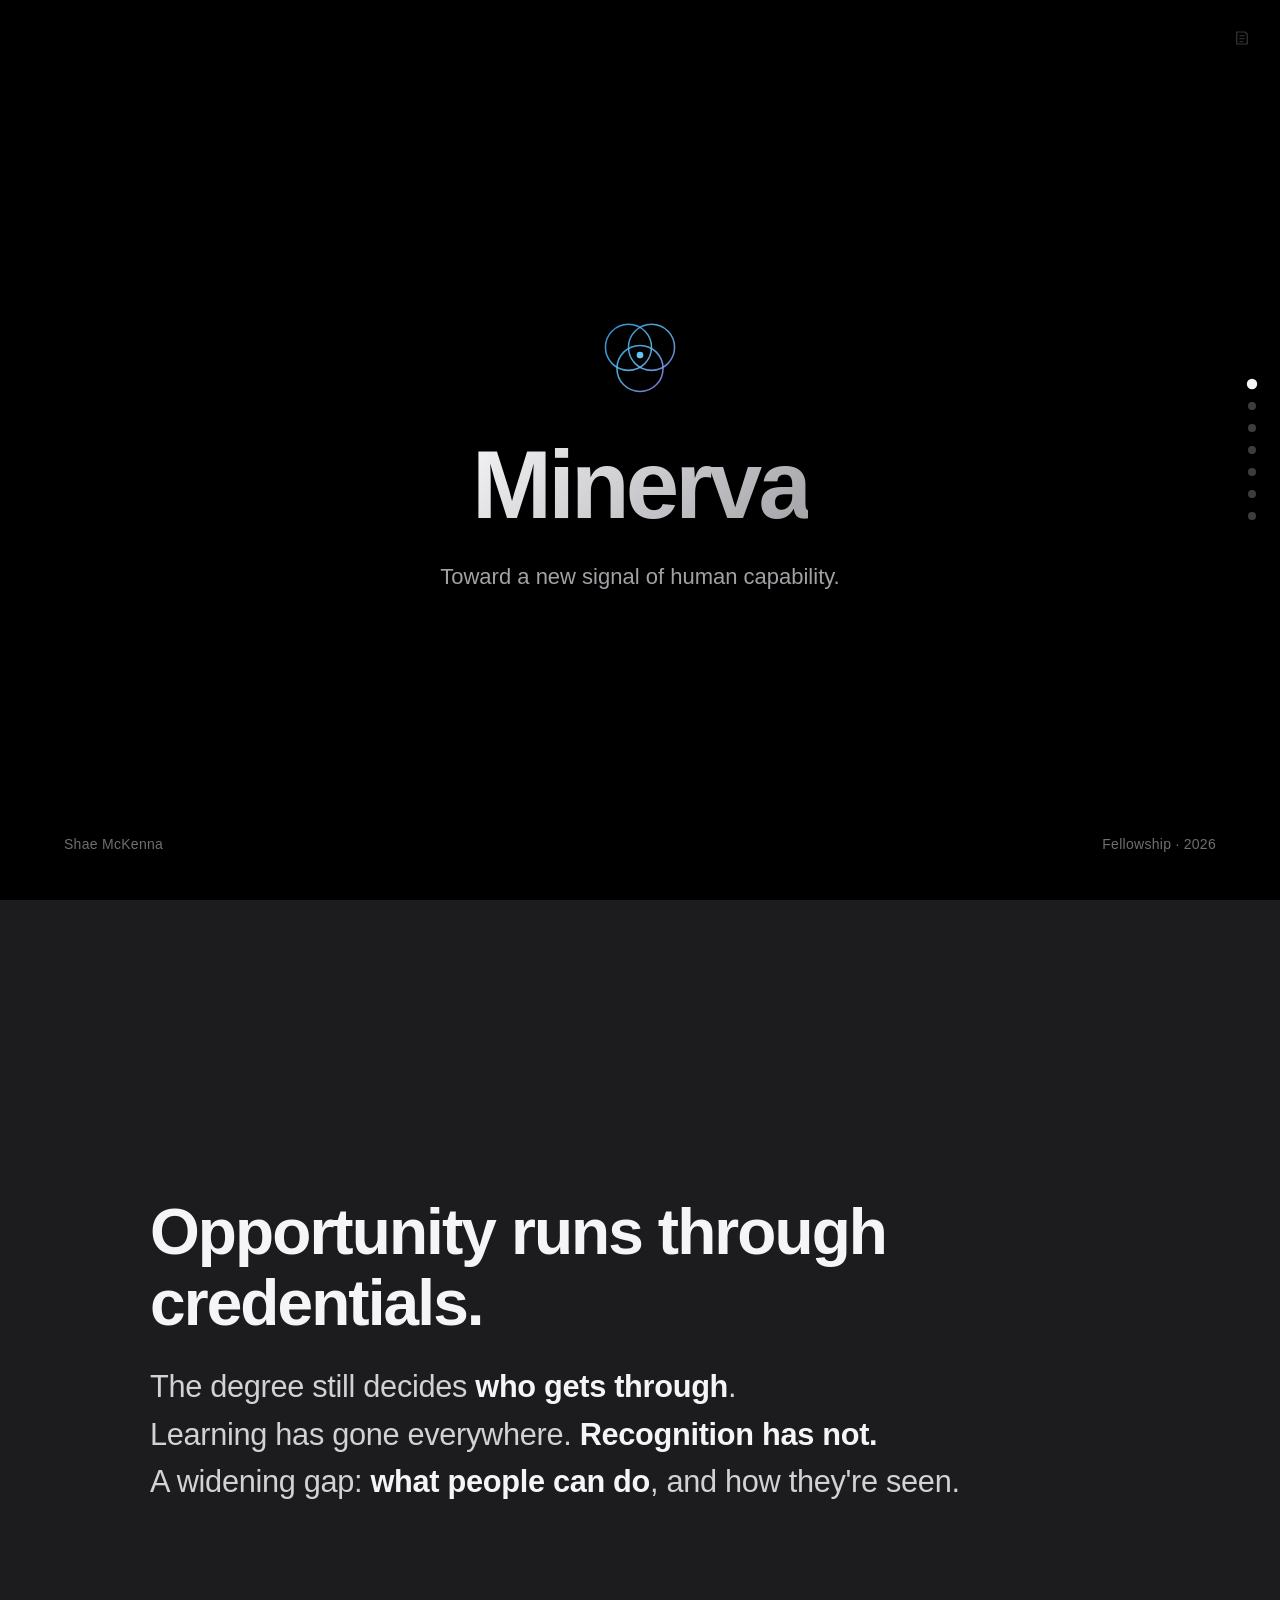
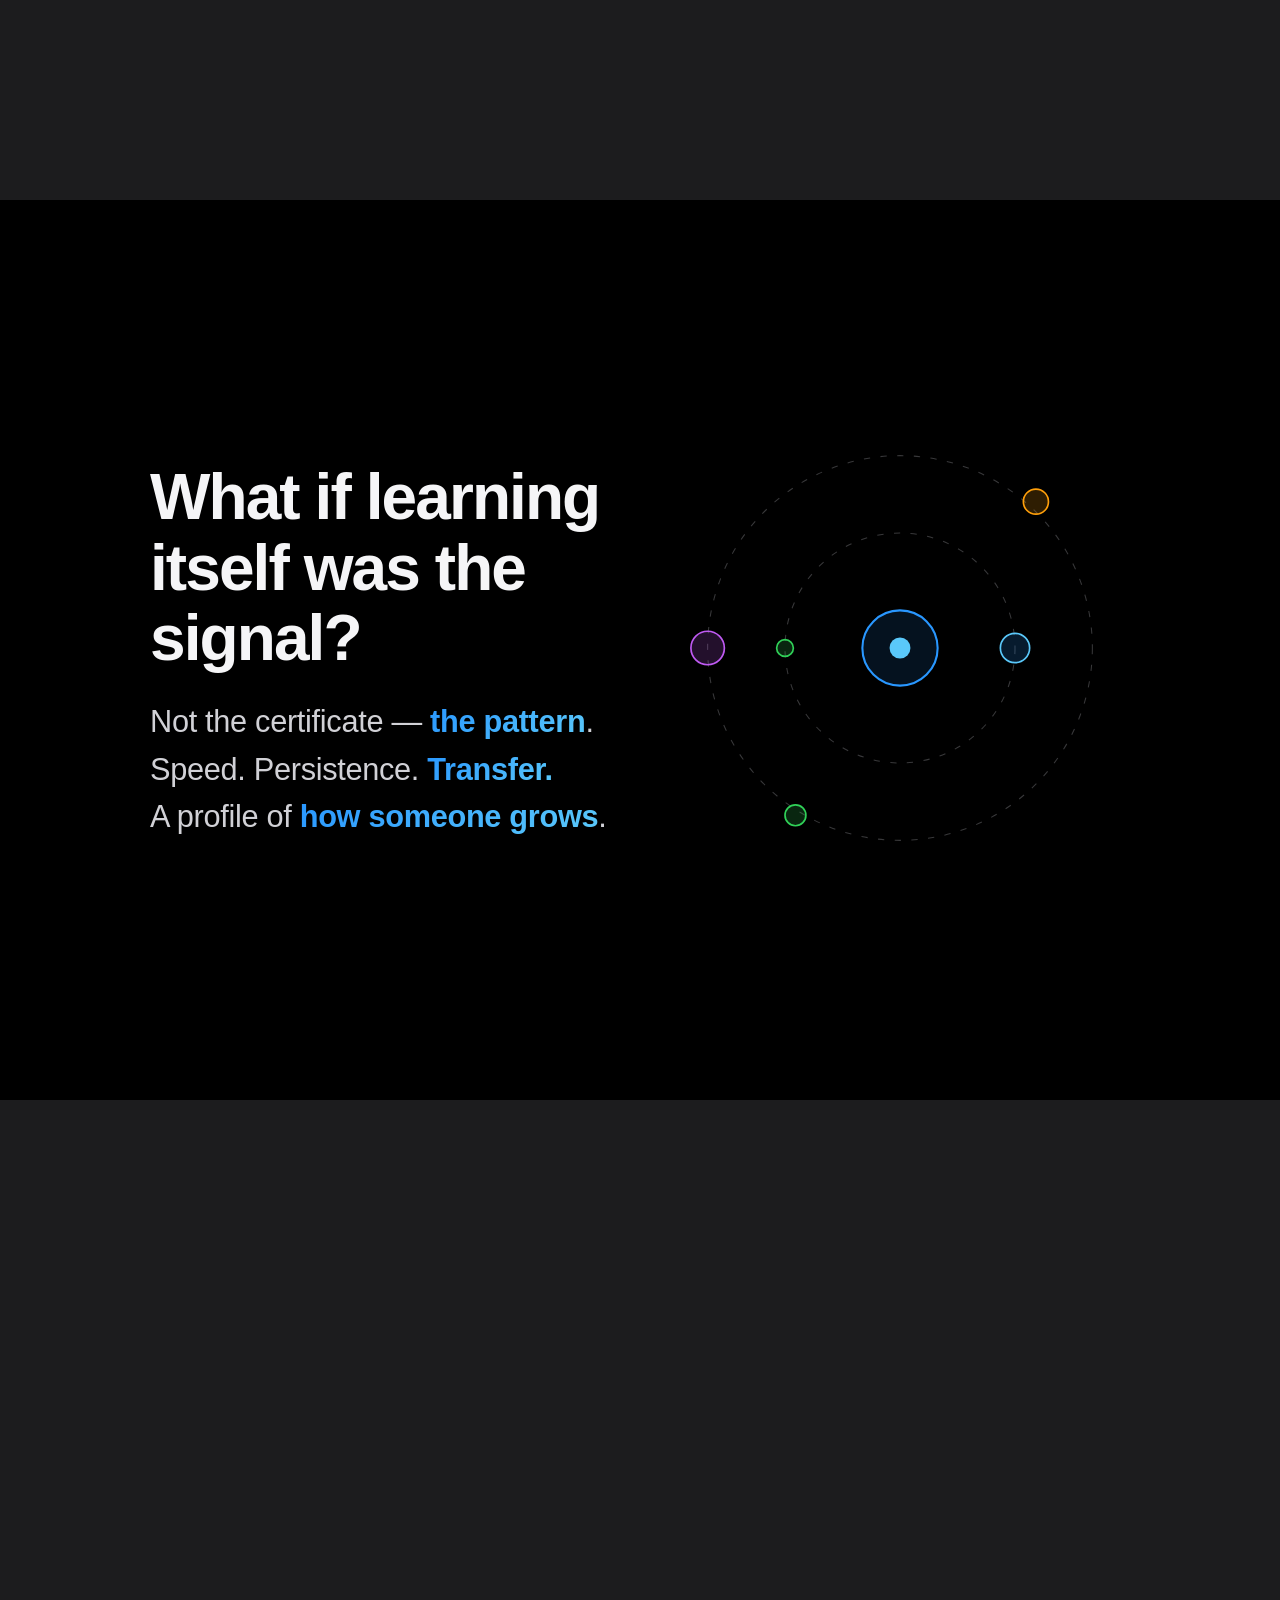
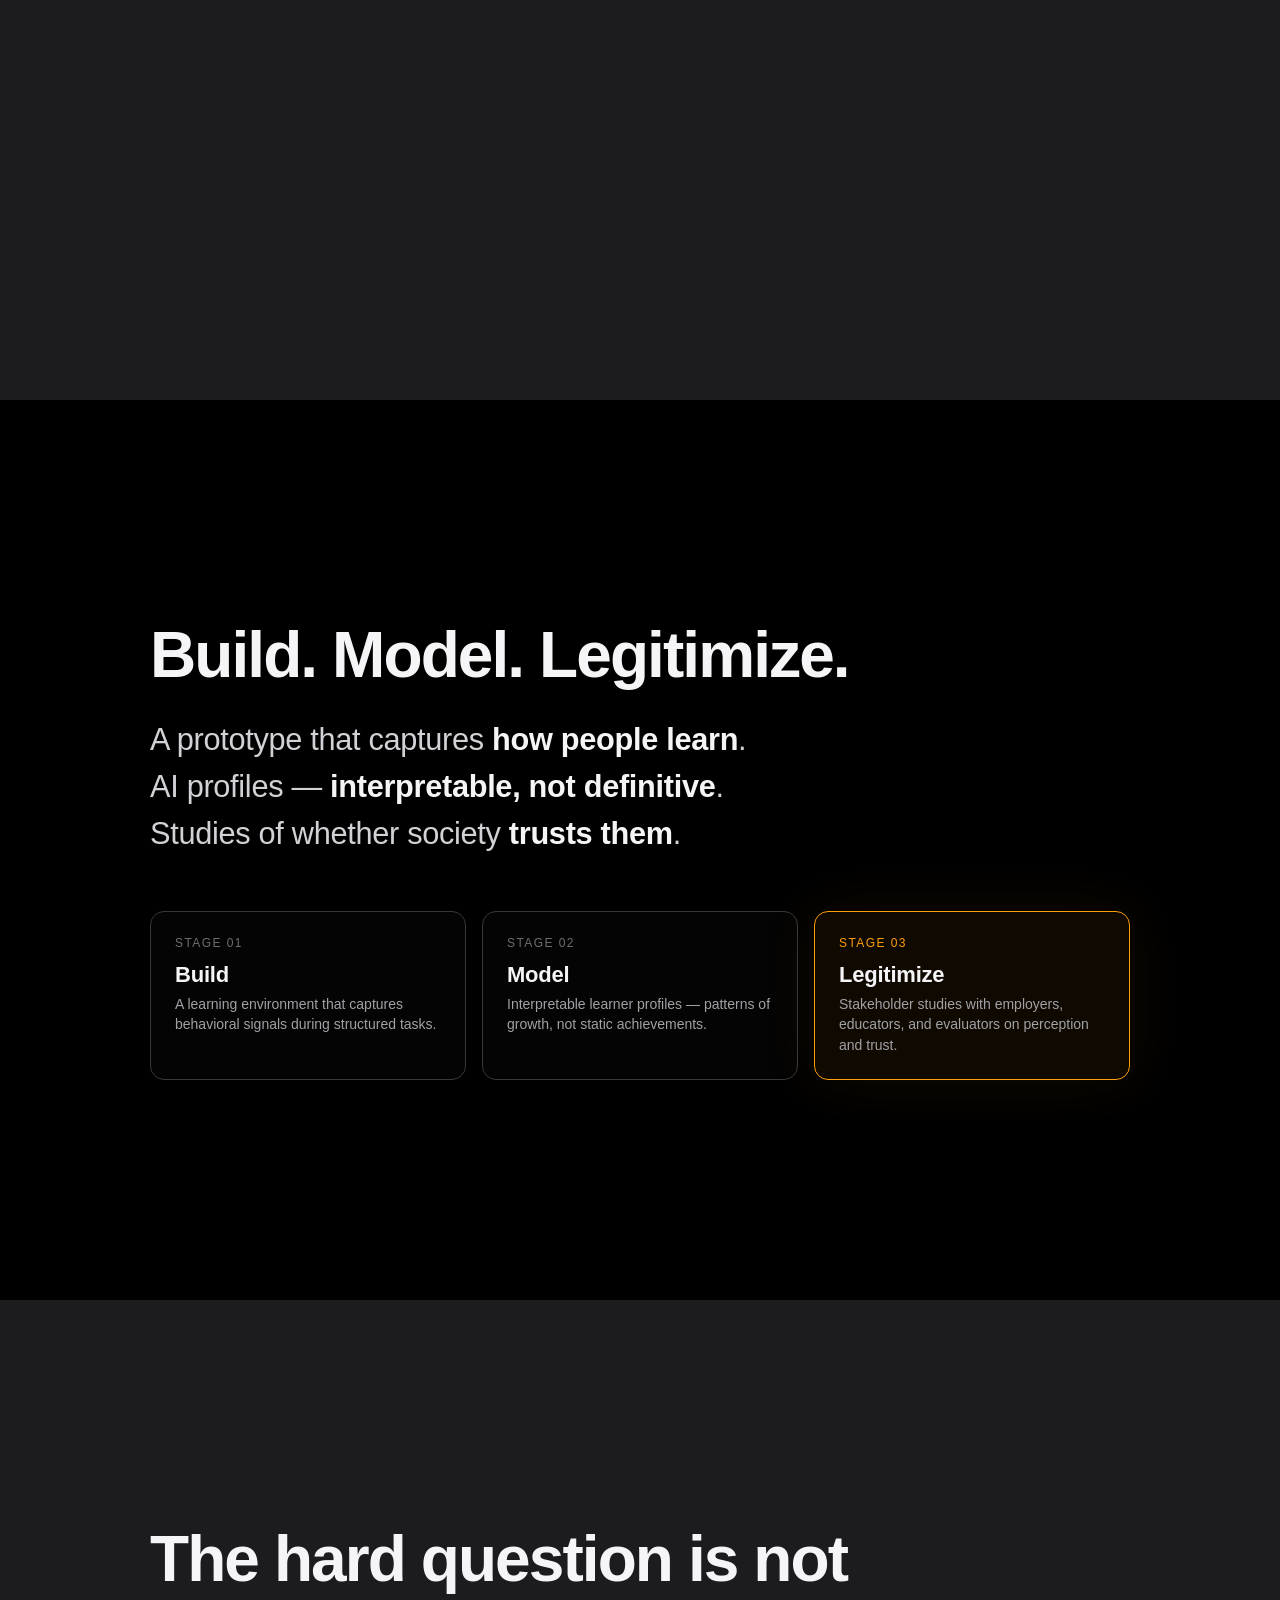
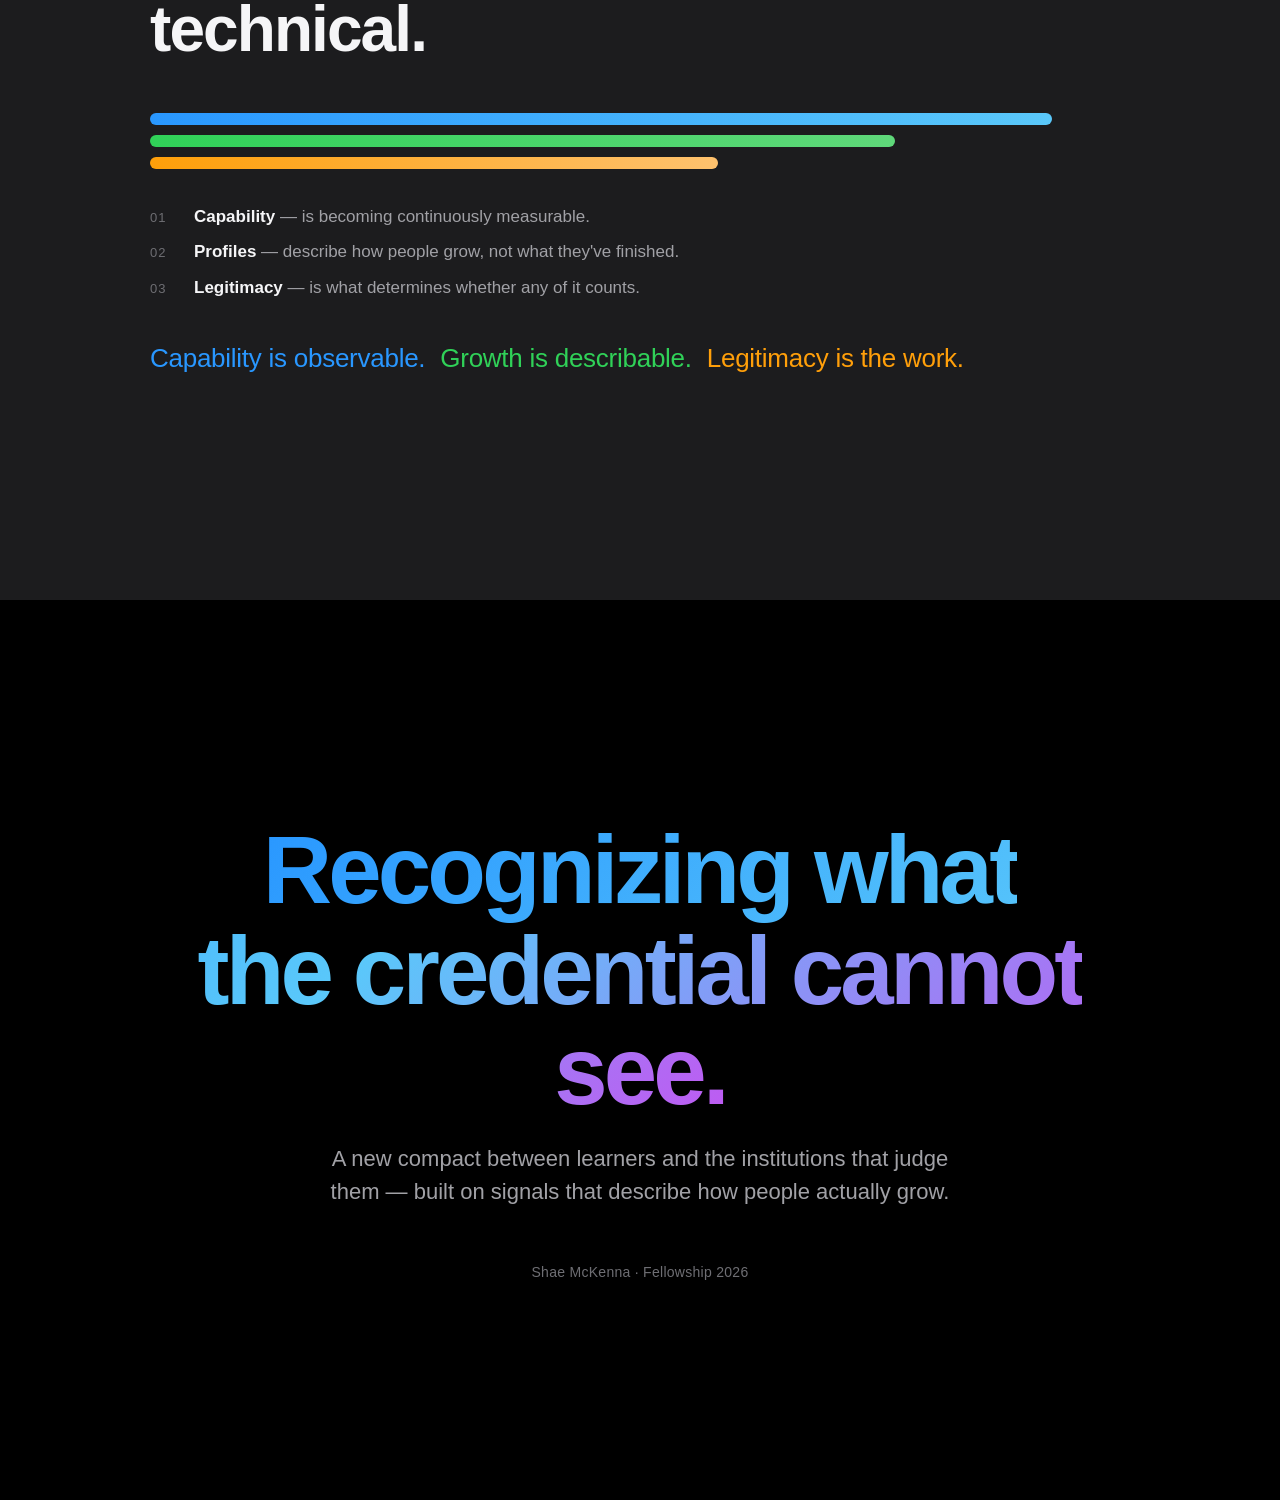
<file: presentation.html>
<!DOCTYPE html>
<html lang="en" data-theme="dark">
<head>
<meta charset="UTF-8">
<meta name="viewport" content="width=device-width, initial-scale=1.0">
<title>Minerva — Toward a new signal of human capability</title>
<style>
  /* ─────────────────────────────────────────────────────────
     Tokens
     ───────────────────────────────────────────────────────── */
  :root {
    --black: #000000;
    --gray: #1c1c1e;
    --text: #d1d1d6;
    --text-strong: #f5f5f7;
    --text-mute: #6e6e73;
    --text-mute-2: #a1a1a6;
    --border: #38383a;
    --color-accent: #2997ff;
    --c-blue: #2997ff;
    --c-blue-2: #5ac8fa;
    --c-green: #30d158;
    --c-gold: #ff9f0a;
    --c-purple: #bf5af2;
    --radius-card: 14px;
  }

  /* ─────────────────────────────────────────────────────────
     Reset + base
     ───────────────────────────────────────────────────────── */
  * { box-sizing: border-box; margin: 0; padding: 0; }
  html {
    scroll-snap-type: y mandatory;
    scroll-behavior: smooth;
    background: var(--black);
  }
  body {
    font-family: -apple-system, BlinkMacSystemFont, "SF Pro Display", "SF Pro Text", "Helvetica Neue", Helvetica, Arial, sans-serif;
    color: var(--text);
    background: var(--black);
    -webkit-font-smoothing: antialiased;
    -moz-osx-font-smoothing: grayscale;
    overflow-x: hidden;
  }
  ::selection { background: rgba(41,151,255,0.3); color: var(--text-strong); }
  a { color: var(--c-blue); text-decoration: none; transition: color 0.2s ease; }
  a:hover { color: var(--c-blue-2); }

  /* ─────────────────────────────────────────────────────────
     Sections
     ───────────────────────────────────────────────────────── */
  .section {
    position: relative;
    min-height: 100vh;
    scroll-snap-align: start;
    display: flex;
    align-items: center;
    justify-content: center;
    padding: 80px 64px;
    overflow: hidden;
    z-index: 1;
  }
  .section--black { background: var(--black); }
  .section--gray  { background: var(--gray); }
  .section-content {
    width: 100%;
    max-width: 980px;
    position: relative;
    z-index: 2;
  }

  /* ─────────────────────────────────────────────────────────
     Typography
     ───────────────────────────────────────────────────────── */
  .headline-hero {
    font-size: clamp(48px, 8vw, 96px);
    font-weight: 700;
    letter-spacing: -0.04em;
    line-height: 1.05;
    color: var(--text-strong);
  }
  .headline-large {
    font-size: clamp(40px, 5.2vw, 64px);
    font-weight: 600;
    letter-spacing: -0.03em;
    line-height: 1.1;
    color: var(--text-strong);
    margin-bottom: 24px;
  }
  .headline-flow { white-space: nowrap; max-width: 100%; }
  .subhead {
    font-size: clamp(18px, 1.8vw, 22px);
    font-weight: 400;
    line-height: 1.5;
    color: var(--text-mute-2);
    margin-top: 20px;
    max-width: 640px;
  }
  .gradient-text {
    background: linear-gradient(135deg, #f5f5f7 0%, #a1a1a6 100%);
    -webkit-background-clip: text;
    -webkit-text-fill-color: transparent;
    background-clip: text;
  }
  .gradient-accent {
    background: linear-gradient(135deg, #2997ff 0%, #5ac8fa 50%, #bf5af2 100%);
    -webkit-background-clip: text;
    -webkit-text-fill-color: transparent;
    background-clip: text;
  }

  /* Slide lines */
  .slide-lines {
    display: flex;
    flex-direction: column;
    gap: 6px;
    margin-top: 28px;
  }
  .slide-line {
    font-size: clamp(22px, 2.4vw, 32px);
    font-weight: 400;
    color: var(--text);
    line-height: 1.35;
    letter-spacing: -0.01em;
  }
  .em { color: var(--text-strong); font-weight: 700; }
  .accent {
    background: linear-gradient(135deg, #2997ff, #5ac8fa);
    -webkit-background-clip: text;
    -webkit-text-fill-color: transparent;
    background-clip: text;
    font-weight: 600;
  }

  /* ─────────────────────────────────────────────────────────
     Cover
     ───────────────────────────────────────────────────────── */
  .cover { text-align: center; }
  .cover .section-content { display: flex; flex-direction: column; align-items: center; }
  .cover-icon {
    width: 96px; height: 96px;
    margin-bottom: 32px;
  }
  .cover-icon svg { width: 100%; height: 100%; }
  .cover .subhead { text-align: center; margin: 24px auto 0; }
  .cover-meta {
    position: absolute;
    left: 64px; right: 64px; bottom: 48px;
    display: flex;
    justify-content: space-between;
    font-size: 14px;
    color: var(--text-mute);
    letter-spacing: 0.02em;
  }

  /* ─────────────────────────────────────────────────────────
     What Could Be — orbital
     ───────────────────────────────────────────────────────── */
  .what-if-layout {
    display: grid;
    grid-template-columns: 1fr 1fr;
    gap: 48px;
    align-items: center;
  }
  .what-if-text { z-index: 2; }
  .orbital-wrap {
    position: relative;
    width: 100%;
    aspect-ratio: 1;
    max-width: 460px;
    margin-left: auto;
  }
  .orbital-wrap svg { width: 100%; height: 100%; overflow: visible; }
  .orbit { transform-origin: 110px 110px; animation: spin 28s linear infinite; }
  .orbit-reverse { transform-origin: 110px 110px; animation: spin-rev 36s linear infinite; }
  @keyframes spin { to { transform: rotate(360deg); } }
  @keyframes spin-rev { to { transform: rotate(-360deg); } }

  /* ─────────────────────────────────────────────────────────
     Three pillars — card row
     ───────────────────────────────────────────────────────── */
  .pillar-row {
    display: grid;
    grid-template-columns: repeat(3, 1fr);
    gap: 24px;
    margin-top: 56px;
  }
  .pillar {
    padding: 28px 24px 28px;
    border: 1px solid var(--border);
    border-radius: var(--radius-card);
    background: rgba(255,255,255,0.02);
    backdrop-filter: blur(10px);
    transition: border-color 0.4s ease, transform 0.4s ease;
  }
  .pillar:hover { border-color: rgba(41,151,255,0.4); transform: translateY(-4px); }
  .pillar-mark {
    width: 28px; height: 28px;
    border-radius: 50%;
    margin-bottom: 16px;
    background: linear-gradient(135deg, var(--c-blue), var(--c-blue-2));
    opacity: 0.85;
  }
  .pillar:nth-child(2) .pillar-mark {
    background: linear-gradient(135deg, var(--c-green), #34c759);
  }
  .pillar:nth-child(3) .pillar-mark {
    background: linear-gradient(135deg, var(--c-gold), #ffb340);
  }
  .pillar-name {
    font-size: 13px;
    color: var(--text-mute);
    letter-spacing: 0.08em;
    text-transform: uppercase;
    margin-bottom: 8px;
  }
  .pillar-claim {
    font-size: 19px;
    font-weight: 500;
    color: var(--text-strong);
    line-height: 1.35;
    letter-spacing: -0.01em;
  }
  .pillar-claim .em { font-weight: 700; }

  /* ─────────────────────────────────────────────────────────
     Process diagram (three stages)
     ───────────────────────────────────────────────────────── */
  .process {
    display: grid;
    grid-template-columns: repeat(3, 1fr);
    gap: 16px;
    margin-top: 56px;
    position: relative;
  }
  .process-step {
    padding: 24px;
    border: 1px solid var(--border);
    border-radius: var(--radius-card);
    text-align: left;
    transition: all 0.4s ease;
    background: rgba(255,255,255,0.015);
  }
  .process-step.highlight {
    border-color: var(--c-gold);
    background: rgba(255,159,10,0.06);
    box-shadow: 0 0 60px rgba(255,159,10,0.08);
  }
  .process-num {
    font-size: 12px;
    color: var(--text-mute);
    letter-spacing: 0.12em;
    margin-bottom: 12px;
  }
  .process-step.highlight .process-num { color: var(--c-gold); }
  .process-name {
    font-size: 22px;
    font-weight: 600;
    color: var(--text-strong);
    letter-spacing: -0.01em;
    margin-bottom: 6px;
  }
  .process-desc {
    font-size: 14px;
    color: var(--text-mute-2);
    line-height: 1.45;
  }

  /* ─────────────────────────────────────────────────────────
     Stack / convergence
     ───────────────────────────────────────────────────────── */
  .stack-visual {
    display: flex;
    flex-direction: column;
    gap: 10px;
    margin-top: 48px;
    margin-bottom: 36px;
  }
  .stack-bar {
    height: 12px;
    border-radius: 6px;
    transform-origin: left;
    transform: scaleX(0);
    transition: transform 1.2s cubic-bezier(.16,1,.3,1);
  }
  .section.visible .stack-bar { transform: scaleX(1); }
  .section.visible .stack-bar:nth-child(1) { transition-delay: 0.2s; }
  .section.visible .stack-bar:nth-child(2) { transition-delay: 0.5s; }
  .section.visible .stack-bar:nth-child(3) { transition-delay: 0.8s; }
  .stack-bar--blue   { background: linear-gradient(90deg, var(--c-blue), var(--c-blue-2));  width: 92%; }
  .stack-bar--green  { background: linear-gradient(90deg, var(--c-green), #5fd87a);         width: 76%; }
  .stack-bar--gold   { background: linear-gradient(90deg, var(--c-gold), #ffc26e);          width: 58%; }

  .stack-list {
    display: flex;
    flex-direction: column;
    gap: 12px;
    margin-bottom: 40px;
  }
  .stack-item {
    display: flex;
    gap: 16px;
    align-items: baseline;
    font-size: 17px;
    color: var(--text);
    line-height: 1.4;
  }
  .stack-item-num {
    font-size: 13px;
    color: var(--text-mute);
    letter-spacing: 0.08em;
    min-width: 28px;
  }
  .stack-item-label { color: var(--text-strong); font-weight: 600; }
  .stack-item-desc { color: var(--text-mute-2); }

  .stack-caption {
    font-size: clamp(20px, 2.2vw, 26px);
    line-height: 1.4;
    font-weight: 500;
    letter-spacing: -0.01em;
    margin-top: 16px;
  }
  .stack-caption span {
    opacity: 0;
    transition: opacity 1s ease;
    margin-right: 8px;
  }
  .stack-caption.reveal span:nth-child(1) { opacity: 1; transition-delay: 0s; }
  .stack-caption.reveal span:nth-child(2) { opacity: 1; transition-delay: 0.8s; }
  .stack-caption.reveal span:nth-child(3) { opacity: 1; transition-delay: 1.6s; }
  .c-blue  { color: var(--c-blue); }
  .c-green { color: var(--c-green); }
  .c-gold  { color: var(--c-gold); }

  /* ─────────────────────────────────────────────────────────
     Closing
     ───────────────────────────────────────────────────────── */
  .closing { text-align: center; }
  .closing .section-content { display: flex; flex-direction: column; align-items: center; }
  .closing-meta {
    margin-top: 56px;
    font-size: 14px;
    color: var(--text-mute);
    letter-spacing: 0.02em;
  }
  .closing-meta a { color: var(--text-mute-2); }

  /* ─────────────────────────────────────────────────────────
     Stagger reveal
     ───────────────────────────────────────────────────────── */
  .stagger > * {
    opacity: 0;
    transform: translateY(20px);
    transition: opacity 0.8s ease, transform 0.8s ease;
  }
  .section.visible .stagger > * {
    opacity: 1;
    transform: translateY(0);
  }
  .section.visible .stagger > *:nth-child(1) { transition-delay: 0.1s; }
  .section.visible .stagger > *:nth-child(2) { transition-delay: 0.25s; }
  .section.visible .stagger > *:nth-child(3) { transition-delay: 0.4s; }
  .section.visible .stagger > *:nth-child(4) { transition-delay: 0.55s; }
  .section.visible .stagger > *:nth-child(5) { transition-delay: 0.7s; }

  /* Pillar staggered reveal */
  .pillar-row .pillar {
    opacity: 0;
    transform: translateY(20px);
    transition: opacity 0.7s ease, transform 0.7s ease, border-color 0.4s ease;
  }
  .section.visible .pillar-row .pillar:nth-child(1) { opacity: 1; transform: translateY(0); transition-delay: 0.4s; }
  .section.visible .pillar-row .pillar:nth-child(2) { opacity: 1; transform: translateY(0); transition-delay: 0.6s; }
  .section.visible .pillar-row .pillar:nth-child(3) { opacity: 1; transform: translateY(0); transition-delay: 0.8s; }

  .process .process-step {
    opacity: 0;
    transform: translateY(20px);
    transition: opacity 0.7s ease, transform 0.7s ease, border-color 0.4s ease, background 0.4s ease;
  }
  .section.visible .process .process-step:nth-child(1) { opacity: 1; transform: translateY(0); transition-delay: 0.4s; }
  .section.visible .process .process-step:nth-child(2) { opacity: 1; transform: translateY(0); transition-delay: 0.6s; }
  .section.visible .process .process-step:nth-child(3) { opacity: 1; transform: translateY(0); transition-delay: 0.8s; }

  /* ─────────────────────────────────────────────────────────
     Ambient orbs
     ───────────────────────────────────────────────────────── */
  .ambient {
    position: fixed;
    inset: 0;
    z-index: 0;
    pointer-events: none;
    overflow: hidden;
  }
  .ambient-orb {
    position: absolute;
    border-radius: 50%;
    filter: blur(140px);
    opacity: 0.05;
    will-change: transform;
  }
  .ambient-orb--blue   { width: 520px; height: 520px; top: -120px; left: -120px;  background: var(--c-blue);   animation: drift1 22s ease-in-out infinite alternate; }
  .ambient-orb--purple { width: 460px; height: 460px; bottom: -160px; right: -120px; background: var(--c-purple); animation: drift2 26s ease-in-out infinite alternate; }
  .ambient-orb--green  { width: 380px; height: 380px; top: 40%; left: 55%;        background: var(--c-green);  animation: drift3 18s ease-in-out infinite alternate; }
  @keyframes drift1 { to { transform: translate(180px, 220px); } }
  @keyframes drift2 { to { transform: translate(-200px, -160px); } }
  @keyframes drift3 { to { transform: translate(-120px, 100px); } }

  /* ─────────────────────────────────────────────────────────
     Nav dots
     ───────────────────────────────────────────────────────── */
  .nav {
    position: fixed;
    right: 24px;
    top: 50%;
    transform: translateY(-50%);
    z-index: 100;
    display: flex;
    flex-direction: column;
    gap: 14px;
  }
  .nav-dot {
    width: 8px; height: 8px;
    border-radius: 50%;
    background: var(--text-strong);
    opacity: 0.25;
    cursor: pointer;
    transition: all 0.3s ease;
    position: relative;
    border: none;
    padding: 0;
  }
  .nav-dot:hover { opacity: 0.7; }
  .nav-dot.active { opacity: 1; transform: scale(1.3); }
  .nav-dot-label {
    position: absolute;
    right: 22px;
    top: 50%;
    transform: translateY(-50%);
    font-size: 12px;
    color: var(--text-mute-2);
    background: rgba(28,28,30,0.9);
    backdrop-filter: blur(10px);
    padding: 4px 10px;
    border-radius: 6px;
    border: 1px solid var(--border);
    white-space: nowrap;
    opacity: 0;
    pointer-events: none;
    transition: opacity 0.2s ease;
  }
  .nav-dot:hover .nav-dot-label { opacity: 1; }

  /* ─────────────────────────────────────────────────────────
     Speaker notes
     ───────────────────────────────────────────────────────── */
  .notes-btn {
    position: fixed;
    top: 20px; right: 20px;
    width: 36px; height: 36px;
    border-radius: 50%;
    border: none;
    background: transparent;
    color: var(--text-mute);
    cursor: pointer;
    z-index: 200;
    opacity: 0.5;
    transition: opacity 0.2s ease, color 0.2s ease;
    display: flex;
    align-items: center;
    justify-content: center;
  }
  .notes-btn:hover { opacity: 1; color: var(--text-mute-2); }
  .notes-btn.active { opacity: 1; color: var(--color-accent); }
  .notes-btn svg { width: 18px; height: 18px; }
  .notes-overlay {
    position: fixed;
    top: 64px; right: 20px;
    width: 380px;
    max-height: 70vh;
    overflow-y: auto;
    background: rgba(28,28,30,0.95);
    backdrop-filter: blur(20px);
    -webkit-backdrop-filter: blur(20px);
    border: 1px solid var(--border);
    border-radius: var(--radius-card);
    padding: 24px;
    z-index: 199;
    display: none;
    box-shadow: 0 12px 40px rgba(0,0,0,0.4);
  }
  .notes-overlay.open { display: block; }
  .notes-title {
    font-size: 12px;
    color: var(--text-mute);
    letter-spacing: 0.12em;
    text-transform: uppercase;
    margin-bottom: 12px;
  }
  .notes-section-title {
    font-size: 18px;
    font-weight: 600;
    color: var(--text-strong);
    margin-bottom: 14px;
    letter-spacing: -0.01em;
  }
  .notes-overlay p {
    font-size: 14px;
    color: var(--text-mute-2);
    line-height: 1.55;
    margin-bottom: 12px;
  }
  .notes-overlay p:last-child { margin-bottom: 0; }
  .notes-overlay p .em-note { color: var(--text-strong); font-weight: 500; }

  /* ─────────────────────────────────────────────────────────
     Responsive
     ───────────────────────────────────────────────────────── */
  @media (max-width: 900px) {
    .section { padding: 64px 28px; }
    .cover-meta { left: 28px; right: 28px; bottom: 28px; flex-direction: column; gap: 6px; }
    .what-if-layout { grid-template-columns: 1fr; }
    .orbital-wrap { display: none; }
    .pillar-row, .process { grid-template-columns: 1fr; }
    .nav { right: 12px; gap: 10px; }
    .notes-overlay { width: calc(100vw - 40px); right: 20px; }
    .headline-flow { white-space: normal; }
  }
</style>
</head>
<body>

<!-- Ambient background -->
<div class="ambient" aria-hidden="true">
  <div class="ambient-orb ambient-orb--blue"></div>
  <div class="ambient-orb ambient-orb--purple"></div>
  <div class="ambient-orb ambient-orb--green"></div>
</div>

<!-- Notes button -->
<button class="notes-btn" id="notesBtn" aria-label="Toggle speaker notes">
  <svg viewBox="0 0 24 24" fill="none" stroke="currentColor" stroke-width="1.6" stroke-linecap="round" stroke-linejoin="round">
    <path d="M5 4h11l3 3v13H5z"/>
    <path d="M9 9h6M9 13h6M9 17h4"/>
  </svg>
</button>

<!-- Notes overlay -->
<div class="notes-overlay" id="notesOverlay">
  <div class="notes-title">Speaker Notes</div>
  <div id="notesBody"></div>
</div>

<!-- Nav dots -->
<nav class="nav" id="nav" aria-label="Section navigation"></nav>

<!-- ═══════════════════════════════════════════════════════════
     1. COVER
     ═══════════════════════════════════════════════════════════ -->
<section class="section section--black cover" data-section data-label="Cover">
  <div class="section-content stagger">
    <div class="cover-icon">
      <svg viewBox="0 0 100 100" aria-hidden="true">
        <defs>
          <linearGradient id="iconGrad" x1="0" y1="0" x2="100" y2="100" gradientUnits="userSpaceOnUse">
            <stop offset="0" stop-color="#2997ff"/>
            <stop offset="0.5" stop-color="#5ac8fa"/>
            <stop offset="1" stop-color="#bf5af2"/>
          </linearGradient>
        </defs>
        <!-- Three interlocking arcs — three pillars converging -->
        <circle cx="38" cy="42" r="24" fill="none" stroke="url(#iconGrad)" stroke-width="1.6" opacity="0.85"/>
        <circle cx="62" cy="42" r="24" fill="none" stroke="url(#iconGrad)" stroke-width="1.6" opacity="0.85"/>
        <circle cx="50" cy="64" r="24" fill="none" stroke="url(#iconGrad)" stroke-width="1.6" opacity="0.85"/>
        <circle cx="50" cy="50" r="3.5" fill="url(#iconGrad)"/>
      </svg>
    </div>
    <h1 class="headline-hero gradient-text">Minerva</h1>
    <p class="subhead">Toward a new signal of human capability.</p>
  </div>
  <div class="cover-meta">
    <span>Shae McKenna</span>
    <span>Fellowship · 2026</span>
  </div>
</section>

<!-- ═══════════════════════════════════════════════════════════
     2. WHAT IS — The Credential Gap
     ═══════════════════════════════════════════════════════════ -->
<section class="section section--gray" data-section data-label="The Gap" data-notes="gap">
  <div class="section-content stagger">
    <h2 class="headline-large">Opportunity runs through credentials.</h2>
    <div class="slide-lines">
      <p class="slide-line">The degree still decides <span class="em">who gets through</span>.</p>
      <p class="slide-line">Learning has gone everywhere. <span class="em">Recognition has not.</span></p>
      <p class="slide-line">A widening gap: <span class="em">what people can do</span>, and how they're seen.</p>
    </div>
  </div>
</section>

<!-- ═══════════════════════════════════════════════════════════
     3. WHAT COULD BE — Behavior as Signal
     ═══════════════════════════════════════════════════════════ -->
<section class="section section--black" data-section data-label="The Signal" data-notes="signal">
  <div class="section-content">
    <div class="what-if-layout">
      <div class="what-if-text stagger">
        <h2 class="headline-large">What if learning itself was the signal?</h2>
        <div class="slide-lines">
          <p class="slide-line">Not the certificate — <span class="accent">the pattern</span>.</p>
          <p class="slide-line">Speed. Persistence. <span class="accent">Transfer.</span></p>
          <p class="slide-line">A profile of <span class="accent">how someone grows</span>.</p>
        </div>
      </div>
      <div class="orbital-wrap">
        <svg viewBox="0 0 220 220" fill="none" aria-hidden="true">
          <circle cx="110" cy="110" r="18" fill="rgba(41,151,255,0.12)" stroke="#2997ff" stroke-width="1"/>
          <circle cx="110" cy="110" r="5" fill="#5ac8fa"/>
          <g class="orbit">
            <circle cx="110" cy="110" r="55" stroke="#38383a" stroke-width="0.5" stroke-dasharray="3 5"/>
            <circle cx="165" cy="110" r="7" fill="rgba(41,151,255,0.18)" stroke="#5ac8fa" stroke-width="0.8"/>
            <circle cx="55" cy="110" r="4" fill="rgba(48,209,88,0.18)" stroke="#30d158" stroke-width="0.8"/>
          </g>
          <g class="orbit-reverse">
            <circle cx="110" cy="110" r="92" stroke="#38383a" stroke-width="0.5" stroke-dasharray="3 5"/>
            <circle cx="18" cy="110" r="8" fill="rgba(191,90,242,0.18)" stroke="#bf5af2" stroke-width="0.8"/>
            <circle cx="175" cy="40" r="6" fill="rgba(255,159,10,0.18)" stroke="#ff9f0a" stroke-width="0.8"/>
            <circle cx="60" cy="190" r="5" fill="rgba(48,209,88,0.18)" stroke="#30d158" stroke-width="0.8"/>
          </g>
        </svg>
      </div>
    </div>
  </div>
</section>

<!-- ═══════════════════════════════════════════════════════════
     4. THREE IDEAS CONVERGING
     ═══════════════════════════════════════════════════════════ -->
<section class="section section--gray" data-section data-label="Three Ideas" data-notes="pillars">
  <div class="section-content stagger">
    <h2 class="headline-large headline-flow">Three ideas. One moment.</h2>
    <p class="subhead">A convergence in research that makes a new kind of signal possible.</p>
    <div class="pillar-row">
      <div class="pillar">
        <div class="pillar-mark"></div>
        <div class="pillar-name">Mullainathan · MIT</div>
        <p class="pillar-claim">AI matters most where <span class="em">human judgment is flawed</span>.</p>
      </div>
      <div class="pillar">
        <div class="pillar-mark"></div>
        <div class="pillar-name">Pataranutaporn · MIT</div>
        <p class="pillar-claim">Observe learners differently — <span class="em">teach them better</span>.</p>
      </div>
      <div class="pillar">
        <div class="pillar-mark"></div>
        <div class="pillar-name">Smith · Carnegie Mellon</div>
        <p class="pillar-claim">Trust in digital systems is the <span class="em">missing piece</span>.</p>
      </div>
    </div>
  </div>
</section>

<!-- ═══════════════════════════════════════════════════════════
     5. THE PLAN — Build · Model · Legitimize
     ═══════════════════════════════════════════════════════════ -->
<section class="section section--black" data-section data-label="The Plan" data-notes="plan">
  <div class="section-content stagger">
    <h2 class="headline-large">Build. Model. Legitimize.</h2>
    <div class="slide-lines">
      <p class="slide-line">A prototype that captures <span class="em">how people learn</span>.</p>
      <p class="slide-line">AI profiles — <span class="em">interpretable, not definitive</span>.</p>
      <p class="slide-line">Studies of whether society <span class="em">trusts them</span>.</p>
    </div>
    <div class="process">
      <div class="process-step">
        <div class="process-num">STAGE 01</div>
        <div class="process-name">Build</div>
        <p class="process-desc">A learning environment that captures behavioral signals during structured tasks.</p>
      </div>
      <div class="process-step">
        <div class="process-num">STAGE 02</div>
        <div class="process-name">Model</div>
        <p class="process-desc">Interpretable learner profiles — patterns of growth, not static achievements.</p>
      </div>
      <div class="process-step highlight">
        <div class="process-num">STAGE 03</div>
        <div class="process-name">Legitimize</div>
        <p class="process-desc">Stakeholder studies with employers, educators, and evaluators on perception and trust.</p>
      </div>
    </div>
  </div>
</section>

<!-- ═══════════════════════════════════════════════════════════
     6. CONVERGENCE — The question is not technical
     ═══════════════════════════════════════════════════════════ -->
<section class="section section--gray" data-section data-label="At Stake" data-notes="convergence">
  <div class="section-content stagger">
    <h2 class="headline-large">The hard question is not technical.</h2>
    <div class="stack-visual">
      <div class="stack-bar stack-bar--blue"></div>
      <div class="stack-bar stack-bar--green"></div>
      <div class="stack-bar stack-bar--gold"></div>
    </div>
    <div class="stack-list">
      <div class="stack-item">
        <span class="stack-item-num">01</span>
        <span><span class="stack-item-label">Capability</span> <span class="stack-item-desc">— is becoming continuously measurable.</span></span>
      </div>
      <div class="stack-item">
        <span class="stack-item-num">02</span>
        <span><span class="stack-item-label">Profiles</span> <span class="stack-item-desc">— describe how people grow, not what they've finished.</span></span>
      </div>
      <div class="stack-item">
        <span class="stack-item-num">03</span>
        <span><span class="stack-item-label">Legitimacy</span> <span class="stack-item-desc">— is what determines whether any of it counts.</span></span>
      </div>
    </div>
    <p class="stack-caption">
      <span class="c-blue">Capability is observable.</span>
      <span class="c-green">Growth is describable.</span>
      <span class="c-gold">Legitimacy is the work.</span>
    </p>
  </div>
</section>

<!-- ═══════════════════════════════════════════════════════════
     7. CLOSING — New Bliss
     ═══════════════════════════════════════════════════════════ -->
<section class="section section--black closing" data-section data-label="Close">
  <div class="section-content stagger">
    <h2 class="headline-hero"><span class="gradient-accent">Recognizing what<br>the credential cannot see.</span></h2>
    <p class="subhead">A new compact between learners and the institutions that judge them — built on signals that describe how people actually grow.</p>
    <div class="closing-meta">
      <span>Shae McKenna · Fellowship 2026</span>
    </div>
  </div>
</section>

<!-- ═══════════════════════════════════════════════════════════
     SCRIPTS
     ═══════════════════════════════════════════════════════════ -->
<script>
(function () {
  'use strict';

  // ── Speaker notes ────────────────────────────────────────
  const speakerNotes = {
    gap: {
      title: 'The credential gap',
      notes: [
        'Today, access to opportunity is governed by institutional credentials — most notably university degrees. They function as trusted signals of capability at scale, but they are increasingly misaligned with how people actually learn.',
        'High-quality education is widely accessible — online platforms, self-guided study, AI tools. But the ability to <span class="em-note">recognize</span> what people learn outside institutions has not kept up.',
        'The result is a growing gap between what individuals can demonstrably do and how their abilities are recognized in the systems that gate opportunity.'
      ]
    },
    signal: {
      title: 'Behavior as signal',
      notes: [
        'The central question: can dynamic models of learning behavior become trustworthy signals of human capability, comparable to traditional education systems?',
        'Rich behavioral signals during structured tasks — learning speed, persistence after failure, adaptation to challenge, conceptual transitions, relative strengths across subjects — feed interpretable learner profiles.',
        'These profiles highlight <span class="em-note">patterns of growth</span>, not static achievements. The aim isn\'t to replace credentials or rank individuals, but to reveal capabilities traditional systems often miss.'
      ]
    },
    pillars: {
      title: 'Three ideas converging',
      notes: [
        '<span class="em-note">Sendhil Mullainathan</span> (MIT Bike Shop Lab) argues AI\'s most valuable applications are where human or institutional judgment is flawed. Education relies on archaic metrics — invented to scale, now outdated.',
        '<span class="em-note">Pat Pataranutaporn</span> (MIT Media Lab) has published on personalized education delivery. Observing students differently informs how best to teach them.',
        '<span class="em-note">Michael Smith</span> (Carnegie Mellon) studied trust in digital systems in entertainment and accommodation. He posits the missing element for educational transformation is reliable digital credentials.',
        'Minerva extends Mullainathan and Pataranutaporn through Smith\'s framing of legitimacy.'
      ]
    },
    plan: {
      title: 'Three stages, one fellowship year',
      notes: [
        '<span class="em-note">Stage 1 — Build.</span> A prototype learning environment that captures behavioral signals during structured tasks, plus longitudinal data collection.',
        '<span class="em-note">Stage 2 — Model.</span> AI learner models, refined to be interpretable and descriptive — representing observed learning behaviors, not definitive measures of intelligence or merit.',
        '<span class="em-note">Stage 3 — Legitimize.</span> Stakeholder studies with employers, educators, and evaluators. How are these models perceived relative to conventional credentials? What conditions foster trust?',
        'Deliverable: a working learner-modeling system and empirical insights into capability signaling.'
      ]
    },
    convergence: {
      title: 'Social legitimacy is the work',
      notes: [
        'We are entering a world where human capability becomes continuously measurable. The technical feasibility is increasingly clear. The harder question is whether society is ready to trust or govern that reality.',
        'New educational data may misrepresent individuals or fail to account for context — disability, neurodiversity, language background, unequal access. Profiles must remain interpretable, descriptive, and auditable.',
        'The deeper research question: how do new signals get interpreted, trusted, challenged, and contextualized by different stakeholders? That is what determines whether any of this counts.'
      ]
    }
  };

  // ── Scroll-triggered section reveal ──────────────────────
  const sections = document.querySelectorAll('[data-section]');
  const sectionObs = new IntersectionObserver((entries) => {
    entries.forEach(e => {
      if (e.isIntersecting) e.target.classList.add('visible');
    });
  }, { threshold: 0.2 });
  sections.forEach(s => sectionObs.observe(s));

  // ── Reveal observer for caption (higher threshold) ───────
  const revealEls = document.querySelectorAll('.stack-caption');
  const revealObs = new IntersectionObserver((entries) => {
    entries.forEach(e => {
      if (e.isIntersecting) e.target.classList.add('reveal');
    });
  }, { threshold: 0.5 });
  revealEls.forEach(el => revealObs.observe(el));

  // ── Nav dots ─────────────────────────────────────────────
  const nav = document.getElementById('nav');
  sections.forEach((s, i) => {
    const dot = document.createElement('button');
    dot.className = 'nav-dot';
    dot.setAttribute('aria-label', `Go to ${s.dataset.label || 'section ' + (i+1)}`);
    dot.dataset.target = i;
    const label = document.createElement('span');
    label.className = 'nav-dot-label';
    label.textContent = s.dataset.label || `Section ${i+1}`;
    dot.appendChild(label);
    dot.addEventListener('click', () => {
      s.scrollIntoView({ behavior: 'smooth' });
    });
    nav.appendChild(dot);
  });
  const dots = nav.querySelectorAll('.nav-dot');

  // Active dot tracking
  const activeObs = new IntersectionObserver((entries) => {
    entries.forEach(e => {
      if (e.isIntersecting) {
        const idx = Array.from(sections).indexOf(e.target);
        dots.forEach(d => d.classList.remove('active'));
        if (dots[idx]) dots[idx].classList.add('active');
      }
    });
  }, { threshold: 0.5 });
  sections.forEach(s => activeObs.observe(s));

  // ── Speaker notes overlay ────────────────────────────────
  const notesBtn = document.getElementById('notesBtn');
  const notesOverlay = document.getElementById('notesOverlay');
  const notesBody = document.getElementById('notesBody');

  function renderNotes(key) {
    const data = speakerNotes[key];
    if (!data) {
      notesBody.innerHTML = '<p style="color:var(--text-mute)">No notes for this section.</p>';
      return;
    }
    const paras = data.notes.map(n => `<p>${n}</p>`).join('');
    notesBody.innerHTML = `<div class="notes-section-title">${data.title}</div>${paras}`;
  }
  renderNotes(null);

  notesBtn.addEventListener('click', () => {
    notesOverlay.classList.toggle('open');
    notesBtn.classList.toggle('active');
  });

  // Update notes on scroll
  const notesObs = new IntersectionObserver((entries) => {
    entries.forEach(e => {
      if (e.isIntersecting && e.intersectionRatio > 0.5) {
        const key = e.target.dataset.notes;
        if (key) renderNotes(key);
        else notesBody.innerHTML = '<p style="color:var(--text-mute)">No notes for this section.</p>';
      }
    });
  }, { threshold: 0.5 });
  sections.forEach(s => notesObs.observe(s));

  // ── Keyboard navigation ──────────────────────────────────
  let currentIdx = 0;
  const trackObs = new IntersectionObserver((entries) => {
    entries.forEach(e => {
      if (e.isIntersecting && e.intersectionRatio > 0.5) {
        currentIdx = Array.from(sections).indexOf(e.target);
      }
    });
  }, { threshold: 0.5 });
  sections.forEach(s => trackObs.observe(s));

  document.addEventListener('keydown', (e) => {
    if (e.target.tagName === 'INPUT' || e.target.tagName === 'TEXTAREA') return;
    let target = currentIdx;
    if (e.key === 'ArrowDown' || e.key === 'PageDown' || e.key === ' ') {
      e.preventDefault();
      target = Math.min(currentIdx + 1, sections.length - 1);
    } else if (e.key === 'ArrowUp' || e.key === 'PageUp') {
      e.preventDefault();
      target = Math.max(currentIdx - 1, 0);
    } else if (e.key === 'Home') {
      e.preventDefault();
      target = 0;
    } else if (e.key === 'End') {
      e.preventDefault();
      target = sections.length - 1;
    } else if (e.key === 'n' || e.key === 'N') {
      notesBtn.click();
      return;
    } else {
      return;
    }
    sections[target].scrollIntoView({ behavior: 'smooth' });
  });
})();
</script>
</body>
</html>
</file>
